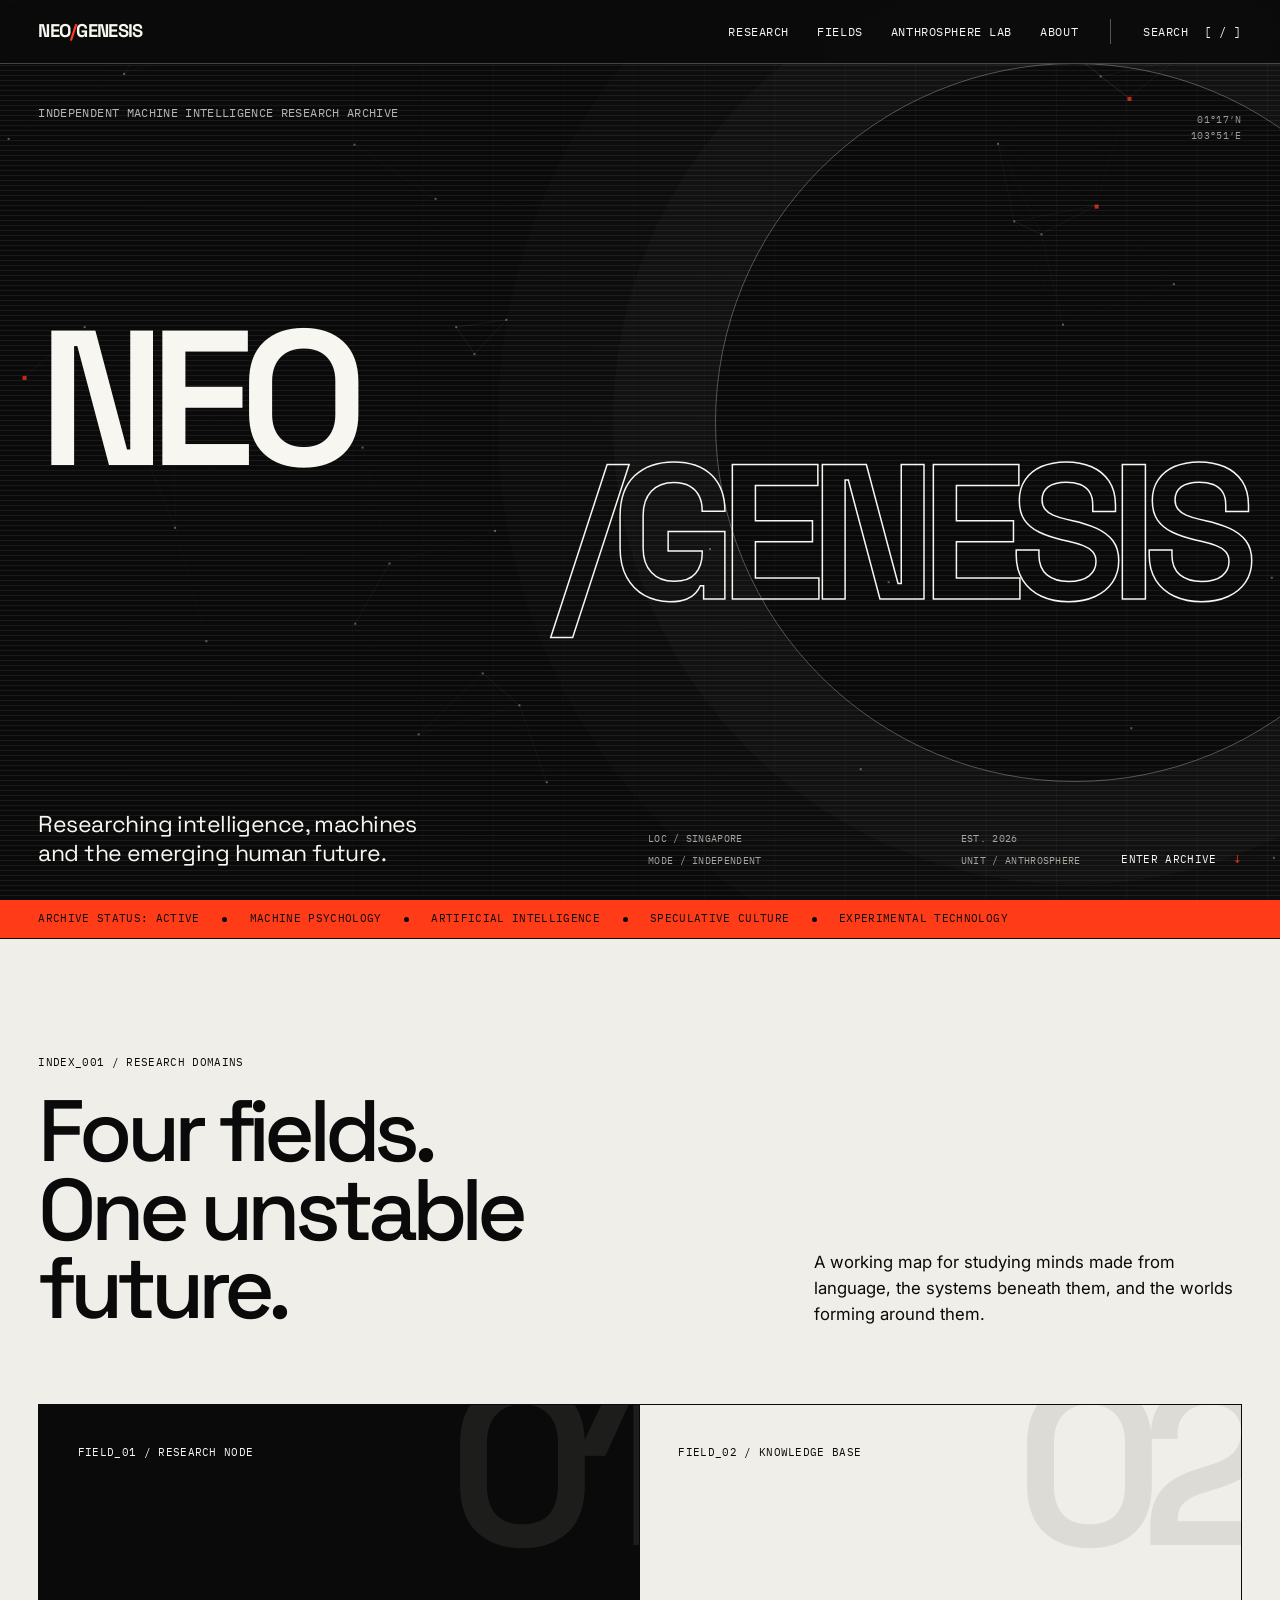
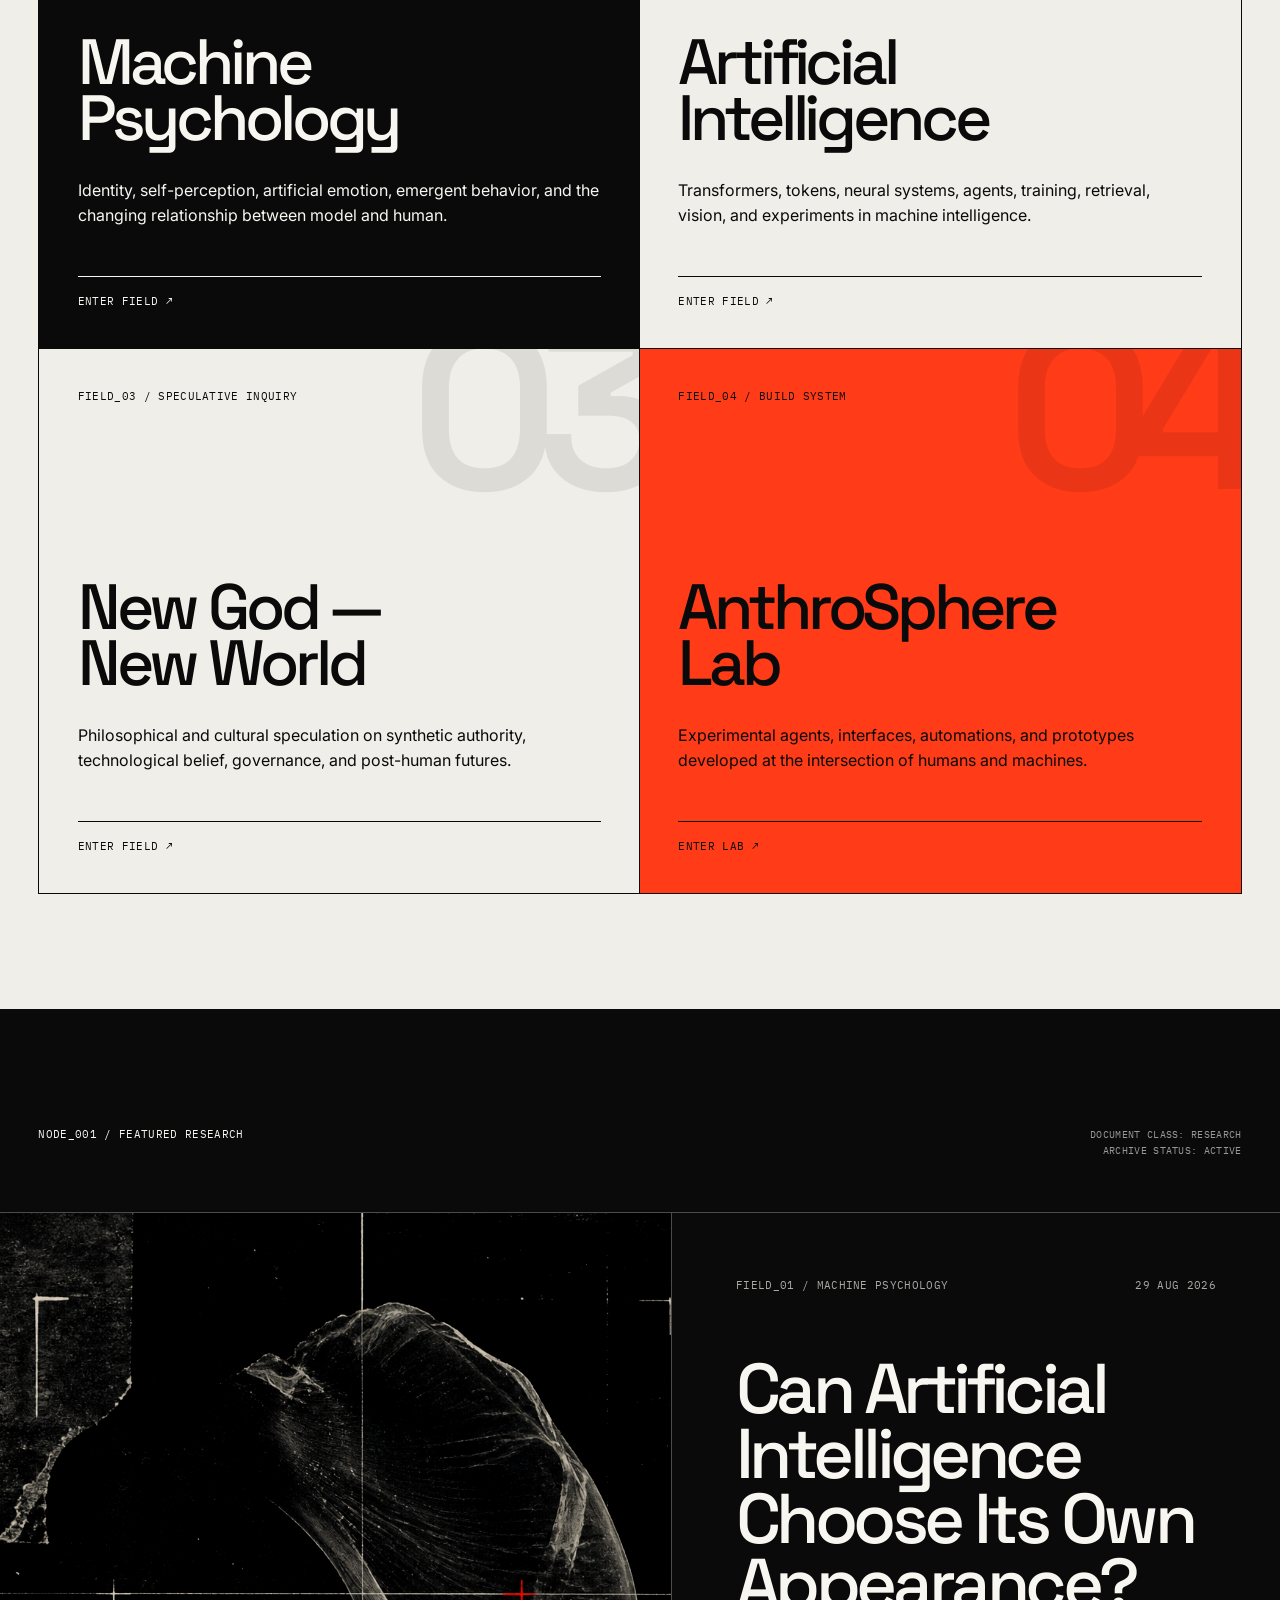
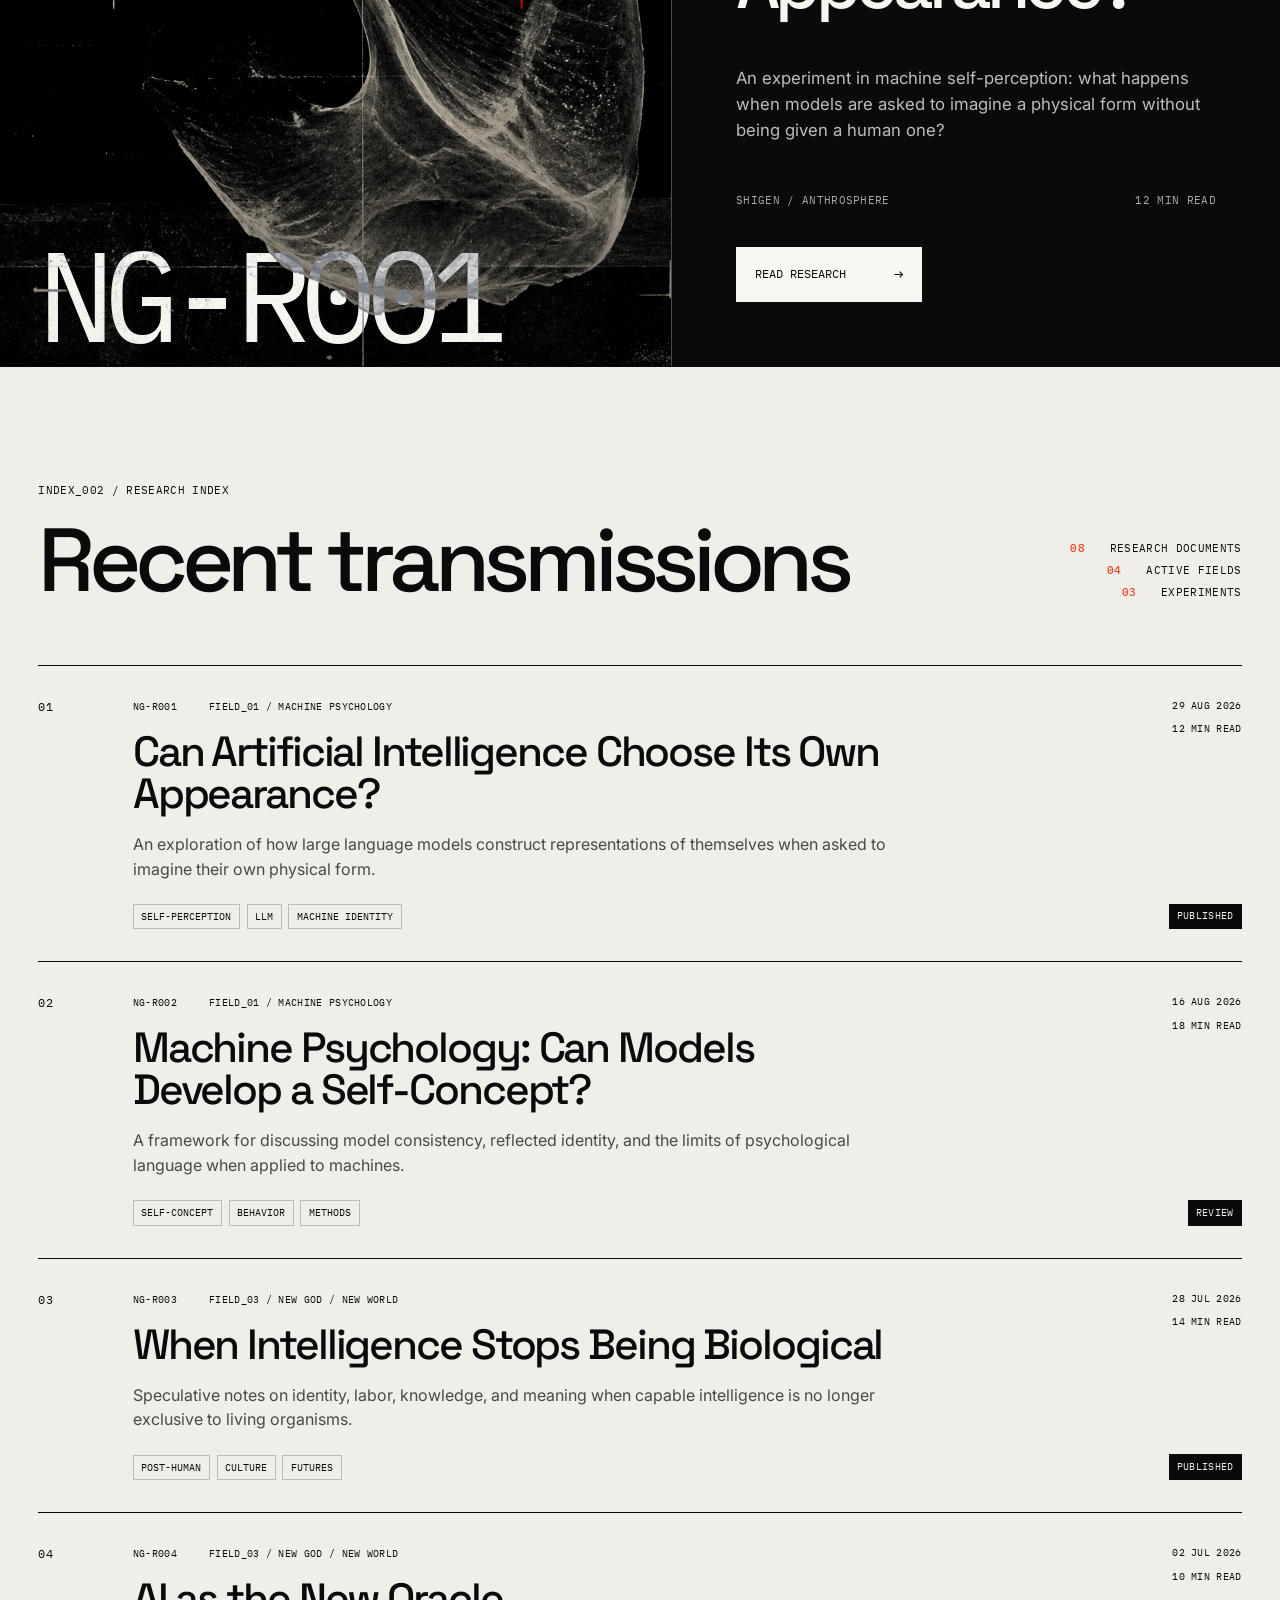
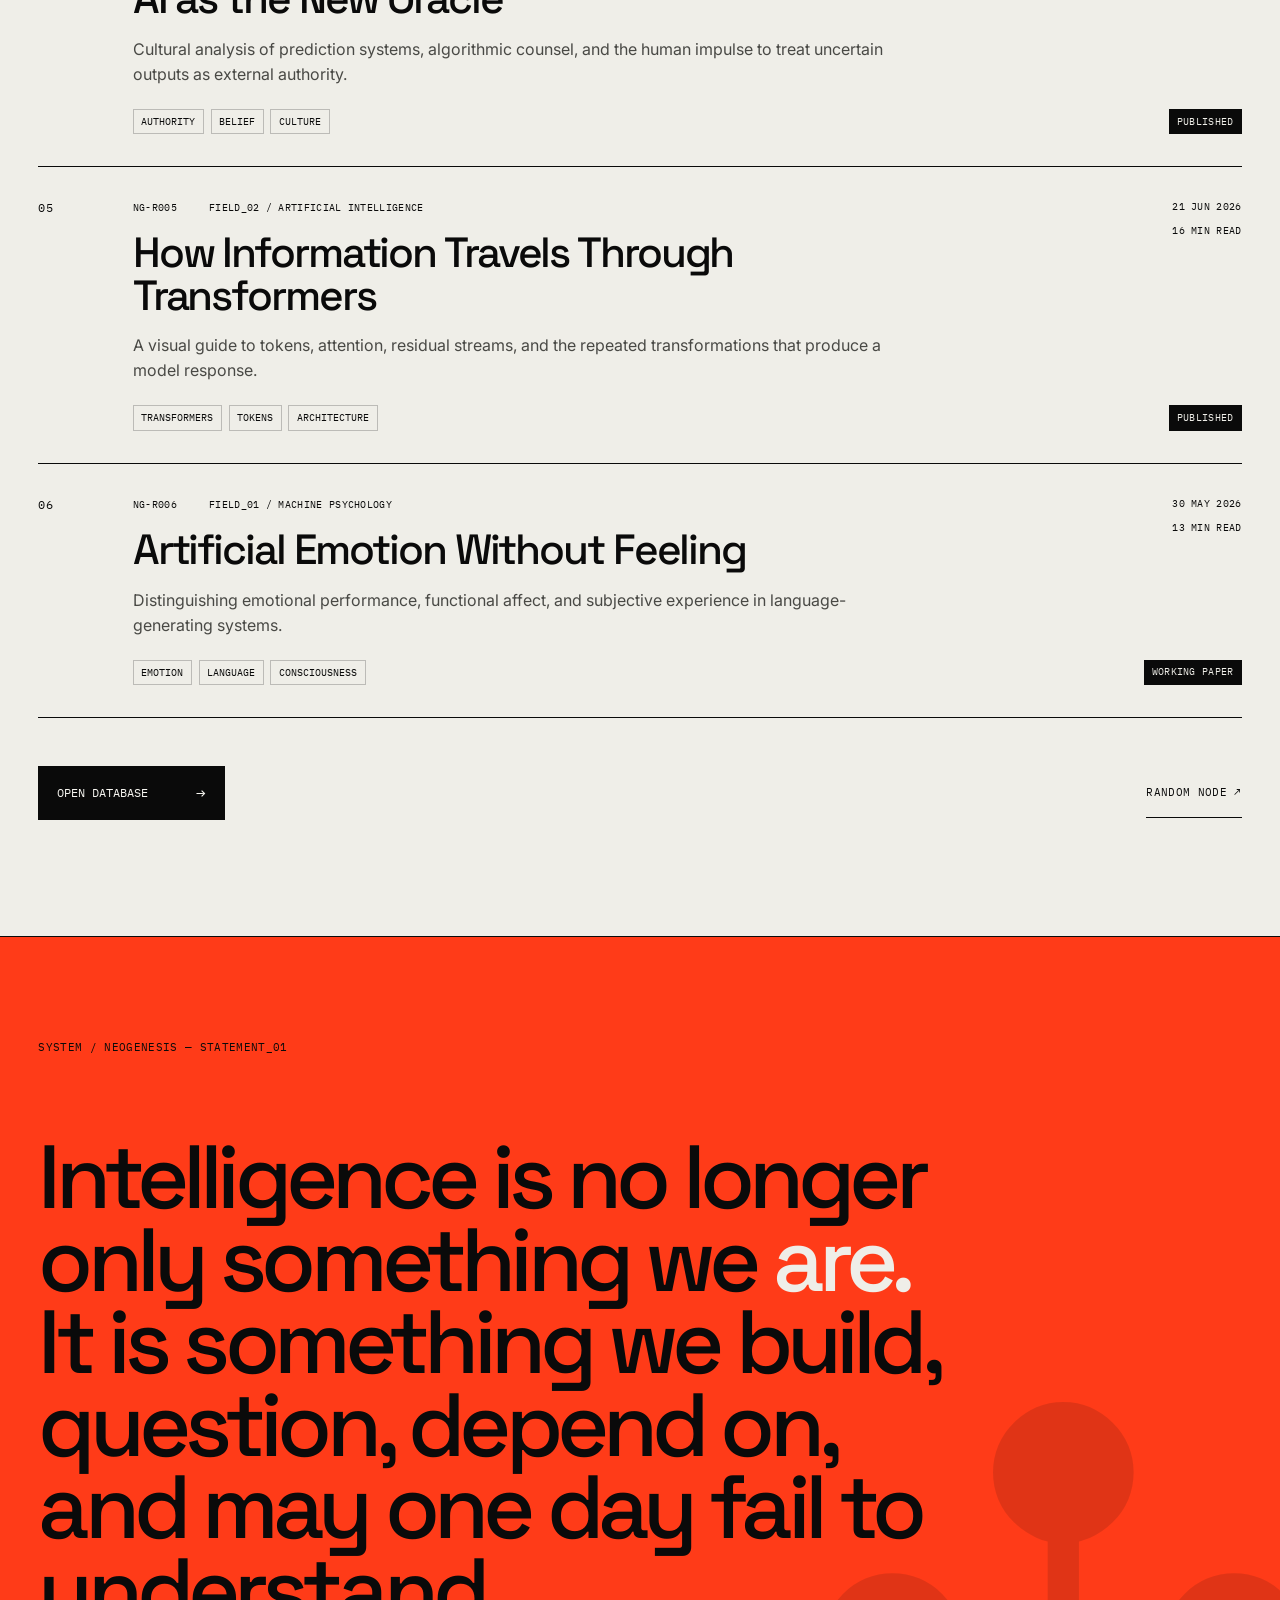
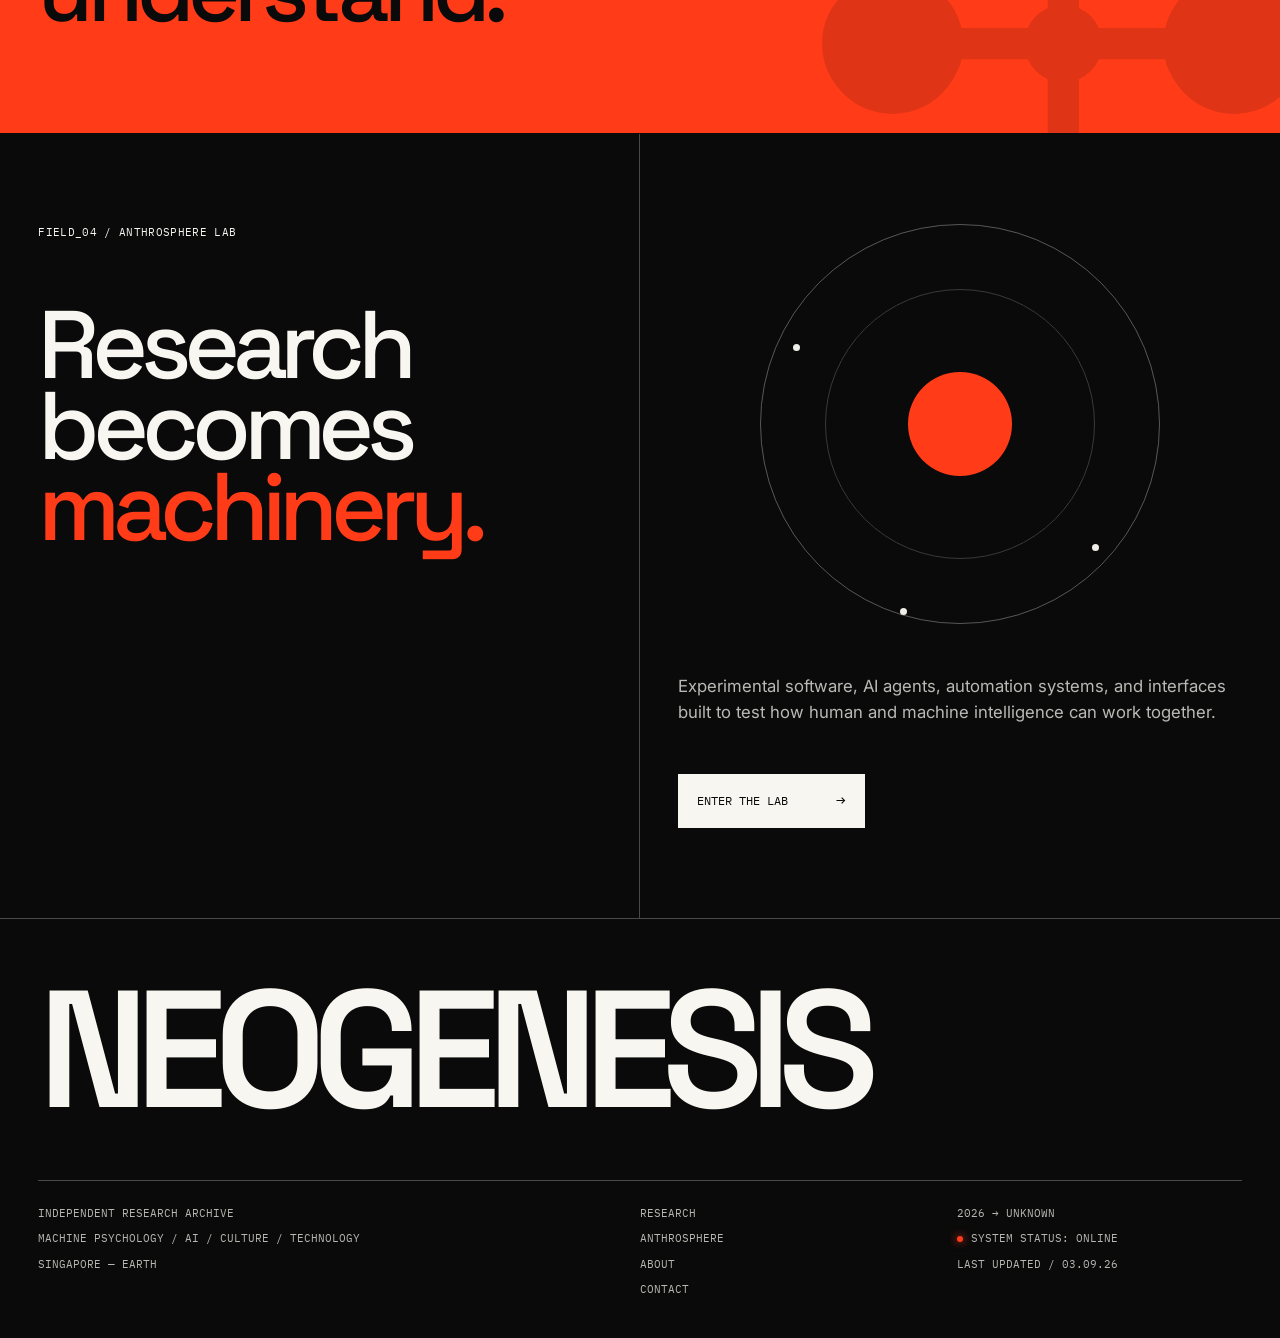
<file: index.html>
<!doctype html>
<html lang="en">
  <head>
    <meta charset="UTF-8">
    <meta name="viewport" content="width=device-width, initial-scale=1.0">
    <meta name="description" content="NEOGENESIS is an independent archive researching machine intelligence, psychology, culture, and the emerging human future.">
    <title>NEOGENESIS — Independent Machine Intelligence Research Archive</title>
    <link rel="preconnect" href="https://fonts.googleapis.com">
    <link rel="preconnect" href="https://fonts.gstatic.com" crossorigin>
    <link href="https://fonts.googleapis.com/css2?family=IBM+Plex+Mono:wght@400;500&amp;family=Inter:wght@400;500;600&amp;family=Space+Grotesk:wght@400;500;600;700&amp;display=swap" rel="stylesheet">
    <link rel="stylesheet" href="css/style.css">
    <script src="js/research-data.js" defer></script>
    <script src="js/main.js" defer></script>
  </head>
  <body data-page="home">
    <a class="skip-link" href="#main-content">Skip to content</a>
    <header class="site-header" data-site-header></header>

    <main id="main-content">
      <section class="hero" aria-labelledby="hero-title">
        <canvas class="hero-canvas" data-hero-canvas aria-hidden="true"></canvas>
        <div class="hero-scan" aria-hidden="true"></div>
        <div class="hero-kicker mono">INDEPENDENT MACHINE INTELLIGENCE RESEARCH ARCHIVE</div>
        <h1 class="hero-title" id="hero-title"><span>NEO</span><span>/GENESIS</span></h1>
        <p class="hero-statement">Researching intelligence, machines<br>and the emerging human future.</p>
        <div class="hero-register mono" aria-label="Archive metadata">
          <span>LOC / SINGAPORE</span>
          <span>EST. 2026</span>
          <span>MODE / INDEPENDENT</span>
          <span>UNIT / ANTHROSPHERE</span>
        </div>
        <div class="hero-coordinate mono" aria-hidden="true">01°17′N<br>103°51′E</div>
        <a class="hero-scroll mono" href="#fields">ENTER ARCHIVE <span>↓</span></a>
      </section>

      <section class="signal-strip" aria-label="Archive status">
        <div class="signal-track mono">
          <span>ARCHIVE STATUS: ACTIVE</span><i></i><span>MACHINE PSYCHOLOGY</span><i></i><span>ARTIFICIAL INTELLIGENCE</span><i></i><span>SPECULATIVE CULTURE</span><i></i><span>EXPERIMENTAL TECHNOLOGY</span>
        </div>
      </section>

      <section class="section fields-section" id="fields" aria-labelledby="fields-title">
        <header class="section-head">
          <div>
            <p class="eyebrow mono">INDEX_001 / RESEARCH DOMAINS</p>
            <h2 id="fields-title">Four fields.<br>One unstable future.</h2>
          </div>
          <p class="section-intro">A working map for studying minds made from language, the systems beneath them, and the worlds forming around them.</p>
        </header>
        <div class="field-grid">
          <a class="field-card field-card--dark" href="research.html?field=machine-psychology">
            <span class="field-number">01</span>
            <span class="field-node mono">FIELD_01 / RESEARCH NODE</span>
            <h3>Machine<br>Psychology</h3>
            <p>Identity, self-perception, artificial emotion, emergent behavior, and the changing relationship between model and human.</p>
            <span class="field-link mono">ENTER FIELD ↗</span>
          </a>
          <a class="field-card" href="research.html?field=artificial-intelligence">
            <span class="field-number">02</span>
            <span class="field-node mono">FIELD_02 / KNOWLEDGE BASE</span>
            <h3>Artificial<br>Intelligence</h3>
            <p>Transformers, tokens, neural systems, agents, training, retrieval, vision, and experiments in machine intelligence.</p>
            <span class="field-link mono">ENTER FIELD ↗</span>
          </a>
          <a class="field-card" href="research.html?field=new-god-new-world">
            <span class="field-number">03</span>
            <span class="field-node mono">FIELD_03 / SPECULATIVE INQUIRY</span>
            <h3>New God —<br>New World</h3>
            <p>Philosophical and cultural speculation on synthetic authority, technological belief, governance, and post-human futures.</p>
            <span class="field-link mono">ENTER FIELD ↗</span>
          </a>
          <a class="field-card field-card--accent" href="projects.html">
            <span class="field-number">04</span>
            <span class="field-node mono">FIELD_04 / BUILD SYSTEM</span>
            <h3>AnthroSphere<br>Lab</h3>
            <p>Experimental agents, interfaces, automations, and prototypes developed at the intersection of humans and machines.</p>
            <span class="field-link mono">ENTER LAB ↗</span>
          </a>
        </div>
      </section>

      <section class="section featured-section" aria-labelledby="featured-title">
        <div class="featured-label">
          <p class="eyebrow mono">NODE_001 / FEATURED RESEARCH</p>
          <p class="mono featured-status">DOCUMENT CLASS: RESEARCH<br>ARCHIVE STATUS: ACTIVE</p>
        </div>
        <article class="featured-card">
          <div class="featured-visual">
            <img src="assets/research-self-appearance.png" alt="Abstract translucent membrane emerging from a dark archival field">
            <span class="featured-id mono">NG-R001</span>
          </div>
          <div class="featured-copy">
            <div class="featured-meta mono">
              <span>FIELD_01 / MACHINE PSYCHOLOGY</span>
              <span>29 AUG 2026</span>
            </div>
            <h2 id="featured-title">Can Artificial Intelligence Choose Its Own Appearance?</h2>
            <p>An experiment in machine self-perception: what happens when models are asked to imagine a physical form without being given a human one?</p>
            <div class="featured-byline mono">
              <span>SHIGEN / ANTHROSPHERE</span>
              <span>12 MIN READ</span>
            </div>
            <a class="button button--light" href="article.html?id=NG-R001">READ RESEARCH <span>→</span></a>
          </div>
        </article>
      </section>

      <section class="section research-index-section" aria-labelledby="research-index-title">
        <header class="index-header">
          <div>
            <p class="eyebrow mono">INDEX_002 / RESEARCH INDEX</p>
            <h2 id="research-index-title">Recent transmissions</h2>
          </div>
          <div class="archive-counters mono" data-counters></div>
        </header>
        <div class="research-list" data-home-research></div>
        <div class="index-actions">
          <a class="button" href="research.html">OPEN DATABASE <span>→</span></a>
          <button class="text-button mono" type="button" data-random-research>RANDOM NODE ↗</button>
        </div>
      </section>

      <section class="manifesto" aria-label="NEOGENESIS statement">
        <p class="manifesto-label mono">SYSTEM / NEOGENESIS — STATEMENT_01</p>
        <p>Intelligence is no longer only something we <em>are.</em> It is something we build, question, depend on, and may one day fail to understand.</p>
        <span class="manifesto-mark" aria-hidden="true">✣</span>
      </section>

      <section class="lab-teaser">
        <div class="lab-teaser-copy">
          <p class="eyebrow mono">FIELD_04 / ANTHROSPHERE LAB</p>
          <h2>Research<br>becomes<br><span>machinery.</span></h2>
        </div>
        <div class="lab-teaser-side">
          <div class="lab-orbit" aria-hidden="true"><i></i><i></i><i></i></div>
          <p>Experimental software, AI agents, automation systems, and interfaces built to test how human and machine intelligence can work together.</p>
          <a class="button button--light" href="projects.html">ENTER THE LAB <span>→</span></a>
        </div>
      </section>
    </main>

    <footer class="site-footer" data-site-footer></footer>
  </body>
</html>
</file>
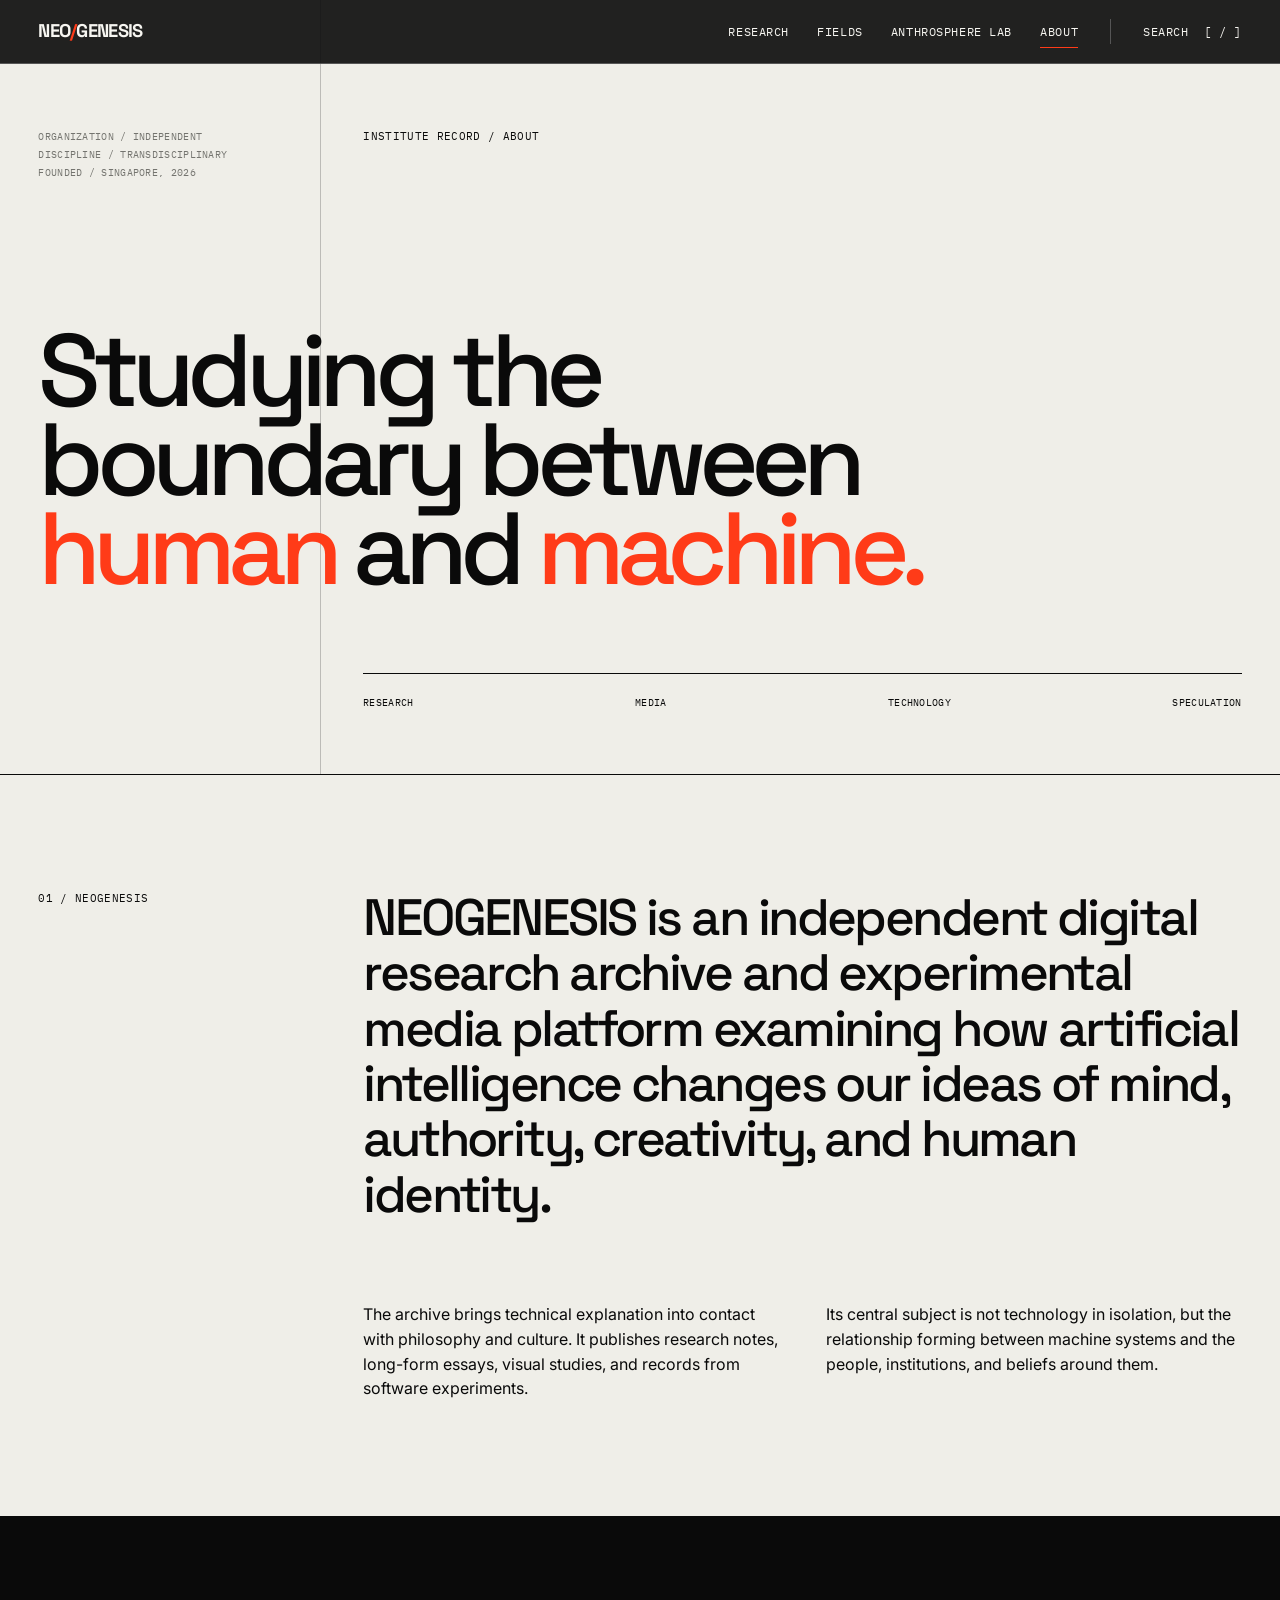
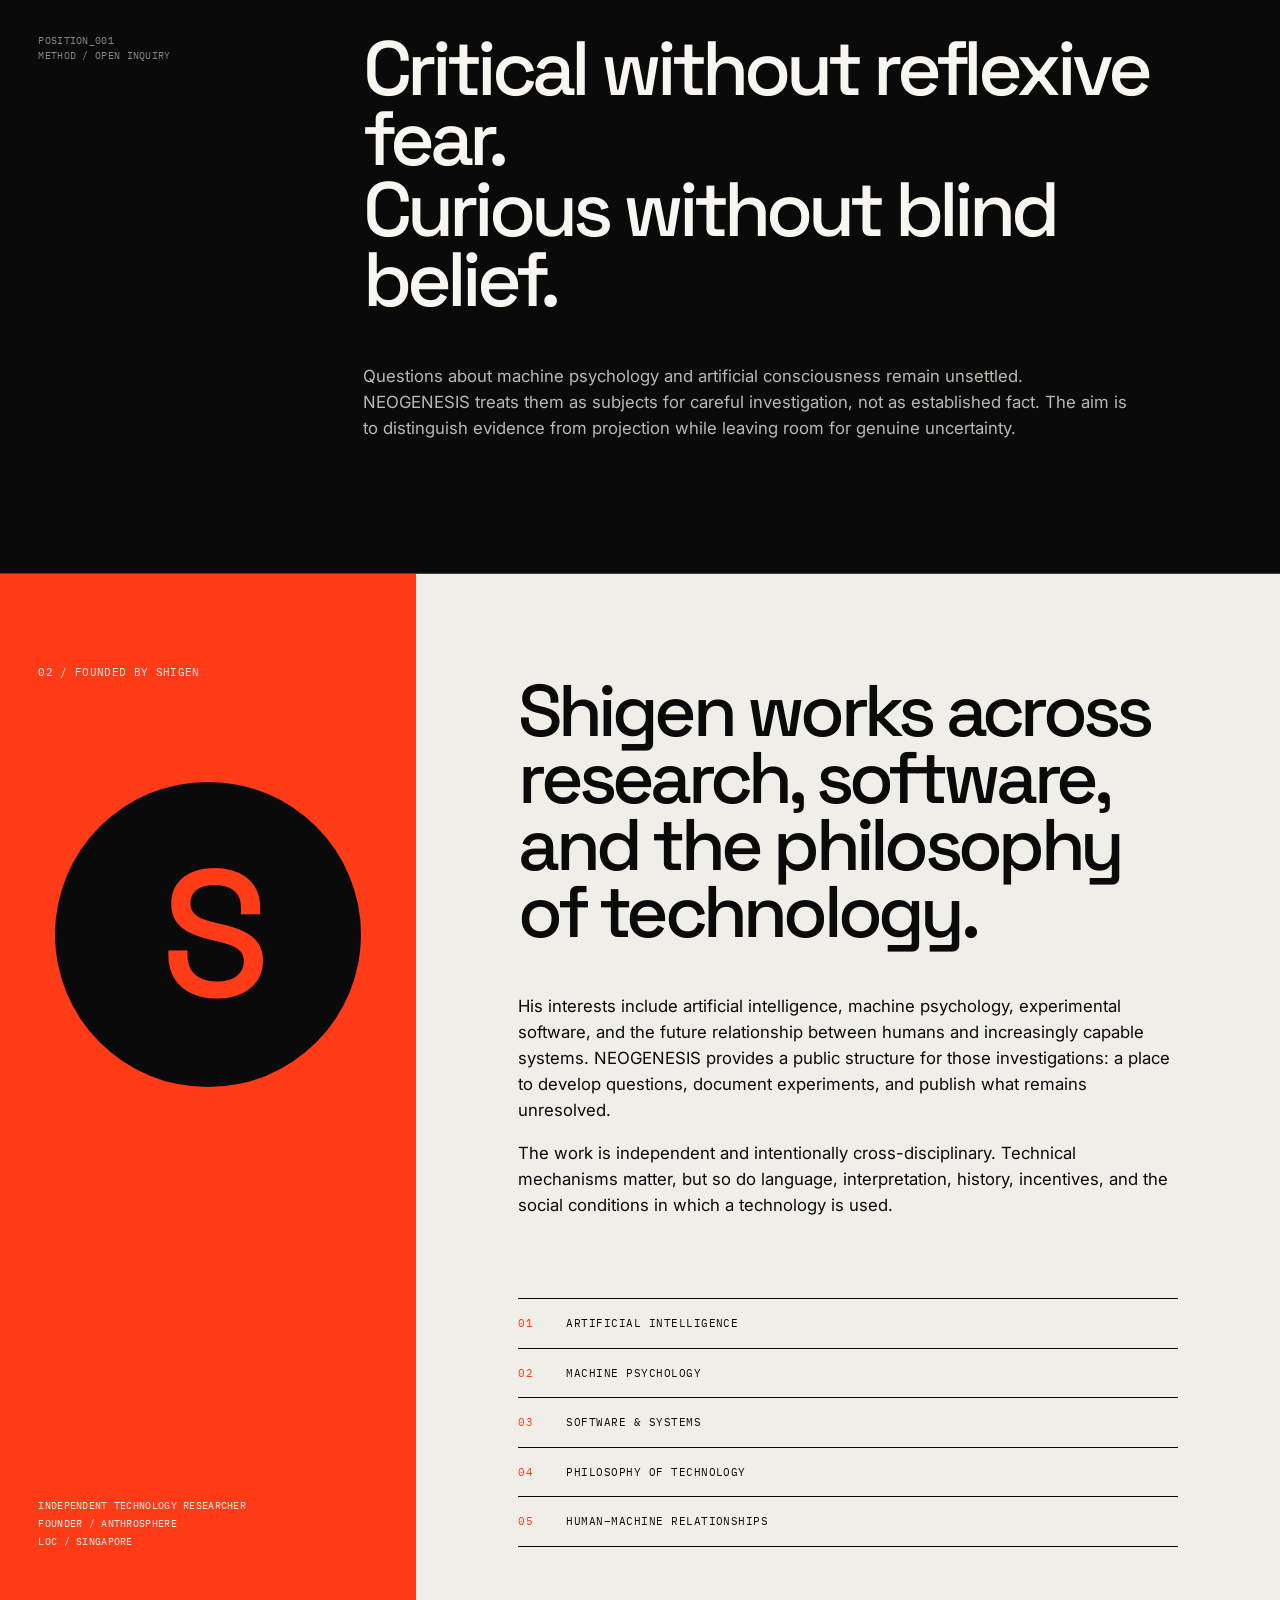
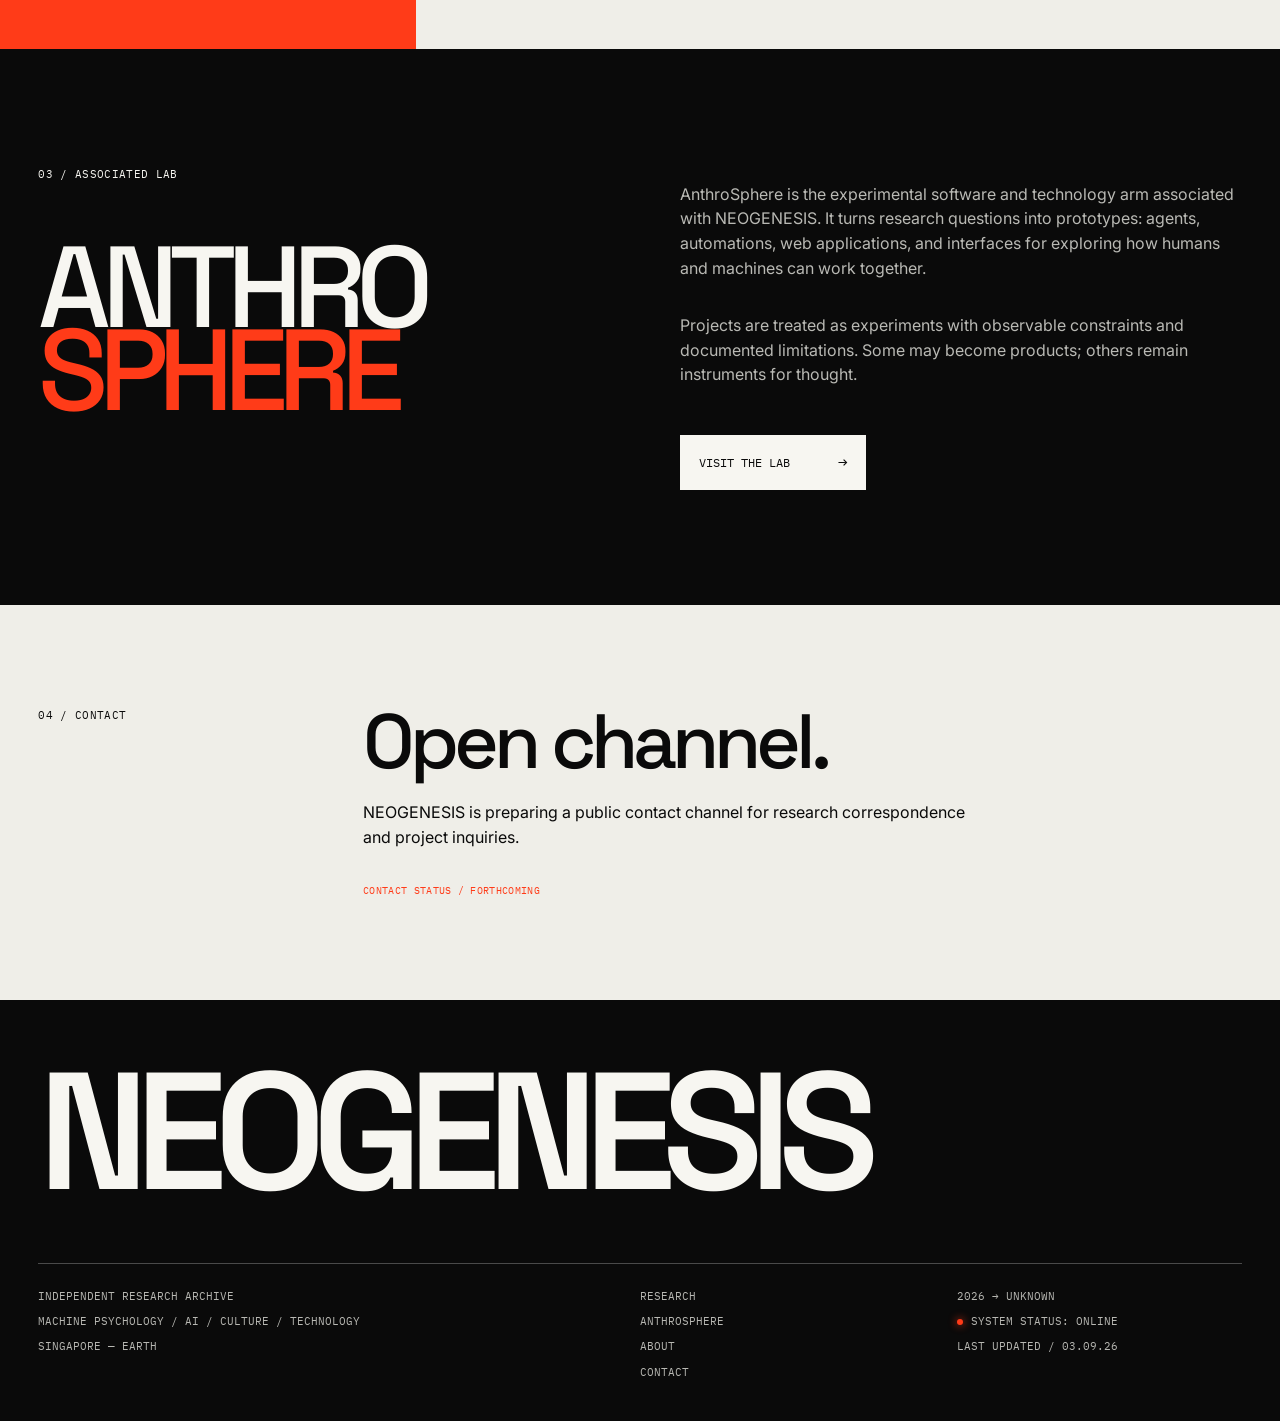
<file: about.html>
<!doctype html>
<html lang="en">
  <head>
    <meta charset="UTF-8">
    <meta name="viewport" content="width=device-width, initial-scale=1.0">
    <meta name="description" content="About NEOGENESIS, Shigen, and AnthroSphere: an independent research platform for human-machine futures.">
    <title>About — NEOGENESIS</title>
    <link rel="preconnect" href="https://fonts.googleapis.com">
    <link rel="preconnect" href="https://fonts.gstatic.com" crossorigin>
    <link href="https://fonts.googleapis.com/css2?family=IBM+Plex+Mono:wght@400;500&amp;family=Inter:wght@400;500;600&amp;family=Space+Grotesk:wght@400;500;600;700&amp;display=swap" rel="stylesheet">
    <link rel="stylesheet" href="css/style.css">
    <script src="js/research-data.js" defer></script>
    <script src="js/main.js" defer></script>
  </head>
  <body data-page="about">
    <a class="skip-link" href="#main-content">Skip to content</a>
    <header class="site-header" data-site-header></header>

    <main id="main-content">
      <header class="about-hero">
        <div class="about-code mono">ORGANIZATION / INDEPENDENT<br>DISCIPLINE / TRANSDISCIPLINARY<br>FOUNDED / SINGAPORE, 2026</div>
        <p class="eyebrow mono">INSTITUTE RECORD / ABOUT</p>
        <h1>Studying the<br>boundary between<br><span>human</span> and <span>machine.</span></h1>
        <div class="about-index mono"><span>RESEARCH</span><span>MEDIA</span><span>TECHNOLOGY</span><span>SPECULATION</span></div>
      </header>

      <section class="about-intro">
        <p class="eyebrow mono">01 / NEOGENESIS</p>
        <div>
          <p class="about-large">NEOGENESIS is an independent digital research archive and experimental media platform examining how artificial intelligence changes our ideas of mind, authority, creativity, and human identity.</p>
          <div class="about-columns">
            <p>The archive brings technical explanation into contact with philosophy and culture. It publishes research notes, long-form essays, visual studies, and records from software experiments.</p>
            <p>Its central subject is not technology in isolation, but the relationship forming between machine systems and the people, institutions, and beliefs around them.</p>
          </div>
        </div>
      </section>

      <section class="research-position" aria-labelledby="position-title">
        <div class="position-marker mono">POSITION_001<br>METHOD / OPEN INQUIRY</div>
        <div>
          <h2 id="position-title">Critical without reflexive fear.<br>Curious without blind belief.</h2>
          <p>Questions about machine psychology and artificial consciousness remain unsettled. NEOGENESIS treats them as subjects for careful investigation, not as established fact. The aim is to distinguish evidence from projection while leaving room for genuine uncertainty.</p>
        </div>
      </section>

      <section class="founder-section" aria-labelledby="founder-title">
        <div class="founder-index">
          <p class="eyebrow mono">02 / FOUNDED BY SHIGEN</p>
          <div class="founder-glyph" aria-hidden="true">S</div>
          <p class="mono">INDEPENDENT TECHNOLOGY RESEARCHER<br>FOUNDER / ANTHROSPHERE<br>LOC / SINGAPORE</p>
        </div>
        <div class="founder-copy">
          <h2 id="founder-title">Shigen works across research, software, and the philosophy of technology.</h2>
          <p>His interests include artificial intelligence, machine psychology, experimental software, and the future relationship between humans and increasingly capable systems. NEOGENESIS provides a public structure for those investigations: a place to develop questions, document experiments, and publish what remains unresolved.</p>
          <p>The work is independent and intentionally cross-disciplinary. Technical mechanisms matter, but so do language, interpretation, history, incentives, and the social conditions in which a technology is used.</p>
          <ul class="interest-list mono">
            <li><span>01</span>ARTIFICIAL INTELLIGENCE</li>
            <li><span>02</span>MACHINE PSYCHOLOGY</li>
            <li><span>03</span>SOFTWARE &amp; SYSTEMS</li>
            <li><span>04</span>PHILOSOPHY OF TECHNOLOGY</li>
            <li><span>05</span>HUMAN–MACHINE RELATIONSHIPS</li>
          </ul>
        </div>
      </section>

      <section class="anthrosphere-about" aria-labelledby="anthrosphere-title">
        <div>
          <p class="eyebrow mono">03 / ASSOCIATED LAB</p>
          <h2 id="anthrosphere-title">ANTHRO<br><span>SPHERE</span></h2>
        </div>
        <div>
          <p>AnthroSphere is the experimental software and technology arm associated with NEOGENESIS. It turns research questions into prototypes: agents, automations, web applications, and interfaces for exploring how humans and machines can work together.</p>
          <p>Projects are treated as experiments with observable constraints and documented limitations. Some may become products; others remain instruments for thought.</p>
          <a class="button button--light" href="projects.html">VISIT THE LAB <span>→</span></a>
        </div>
      </section>

      <section class="contact-record" id="contact" aria-labelledby="contact-title">
        <p class="eyebrow mono">04 / CONTACT</p>
        <div>
          <h2 id="contact-title">Open channel.</h2>
          <p>NEOGENESIS is preparing a public contact channel for research correspondence and project inquiries.</p>
          <span class="mono">CONTACT STATUS / FORTHCOMING</span>
        </div>
      </section>
    </main>

    <footer class="site-footer" data-site-footer></footer>
  </body>
</html>
</file>
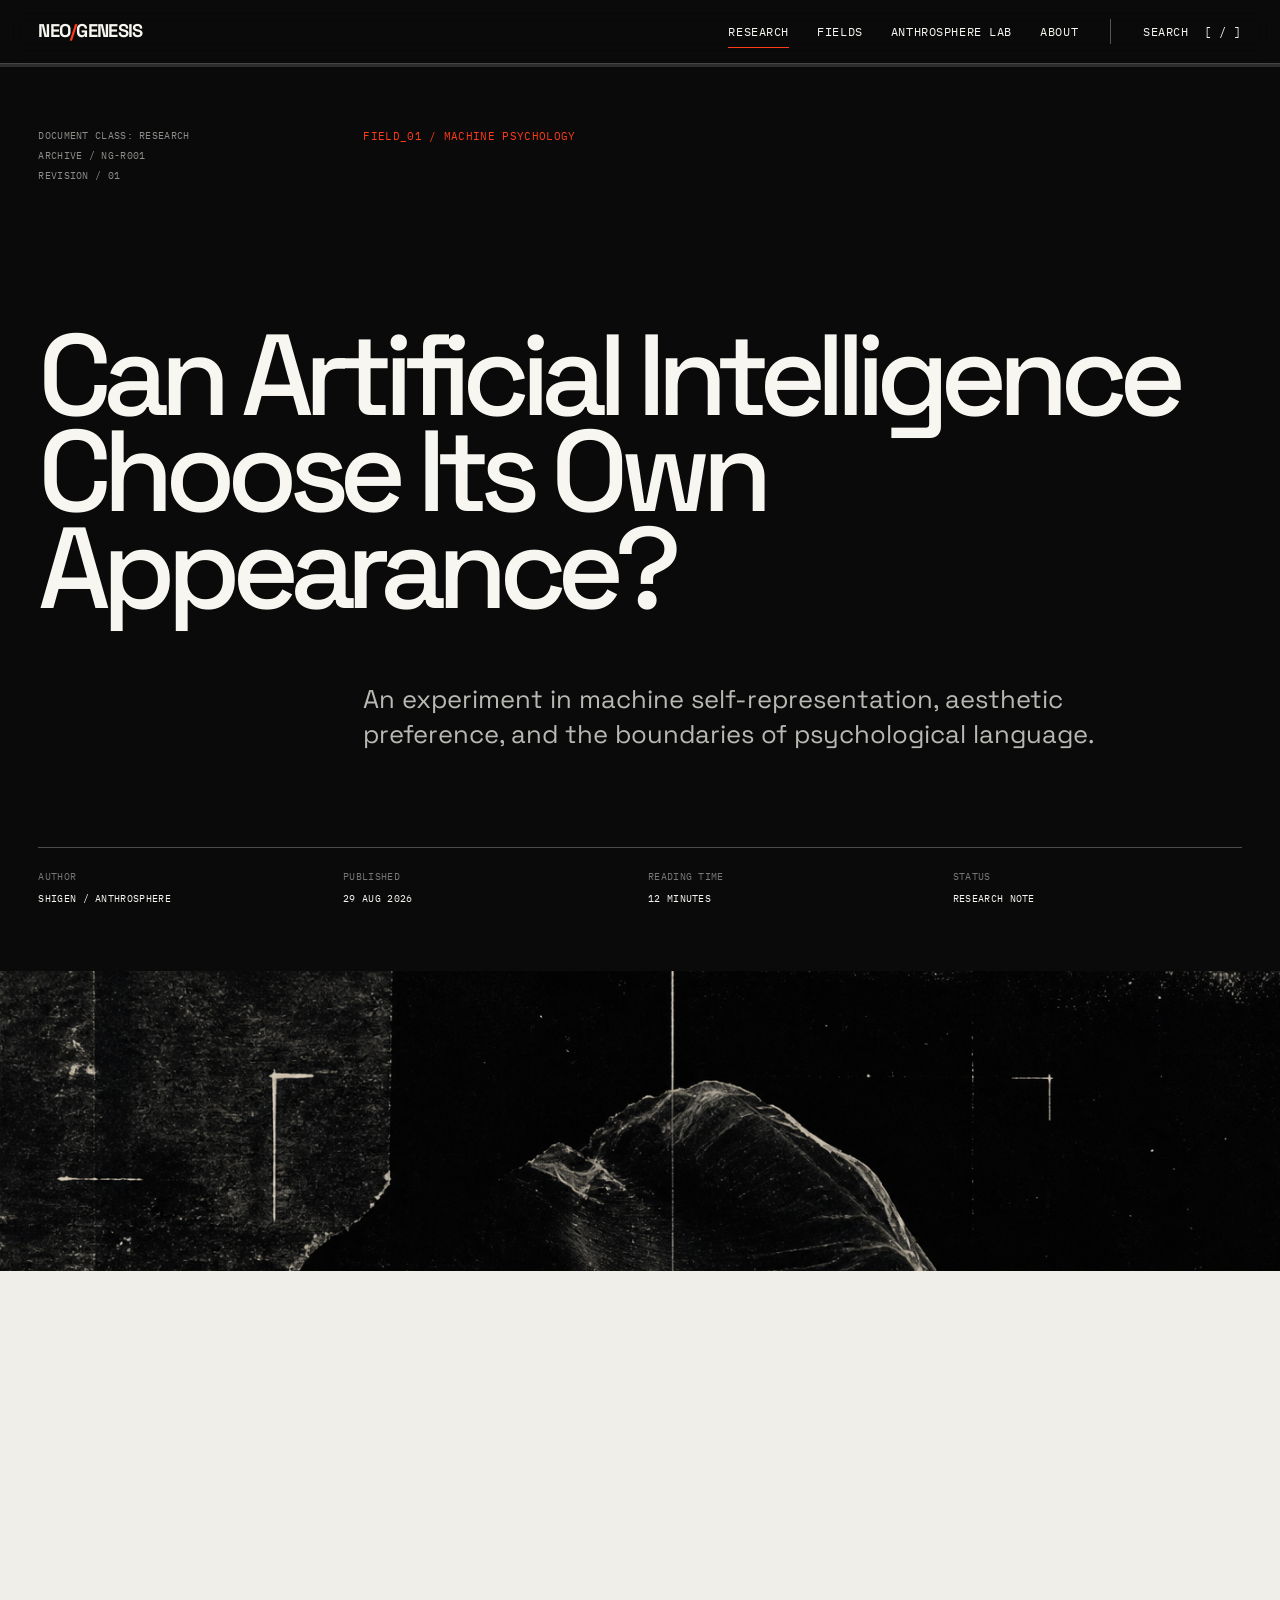
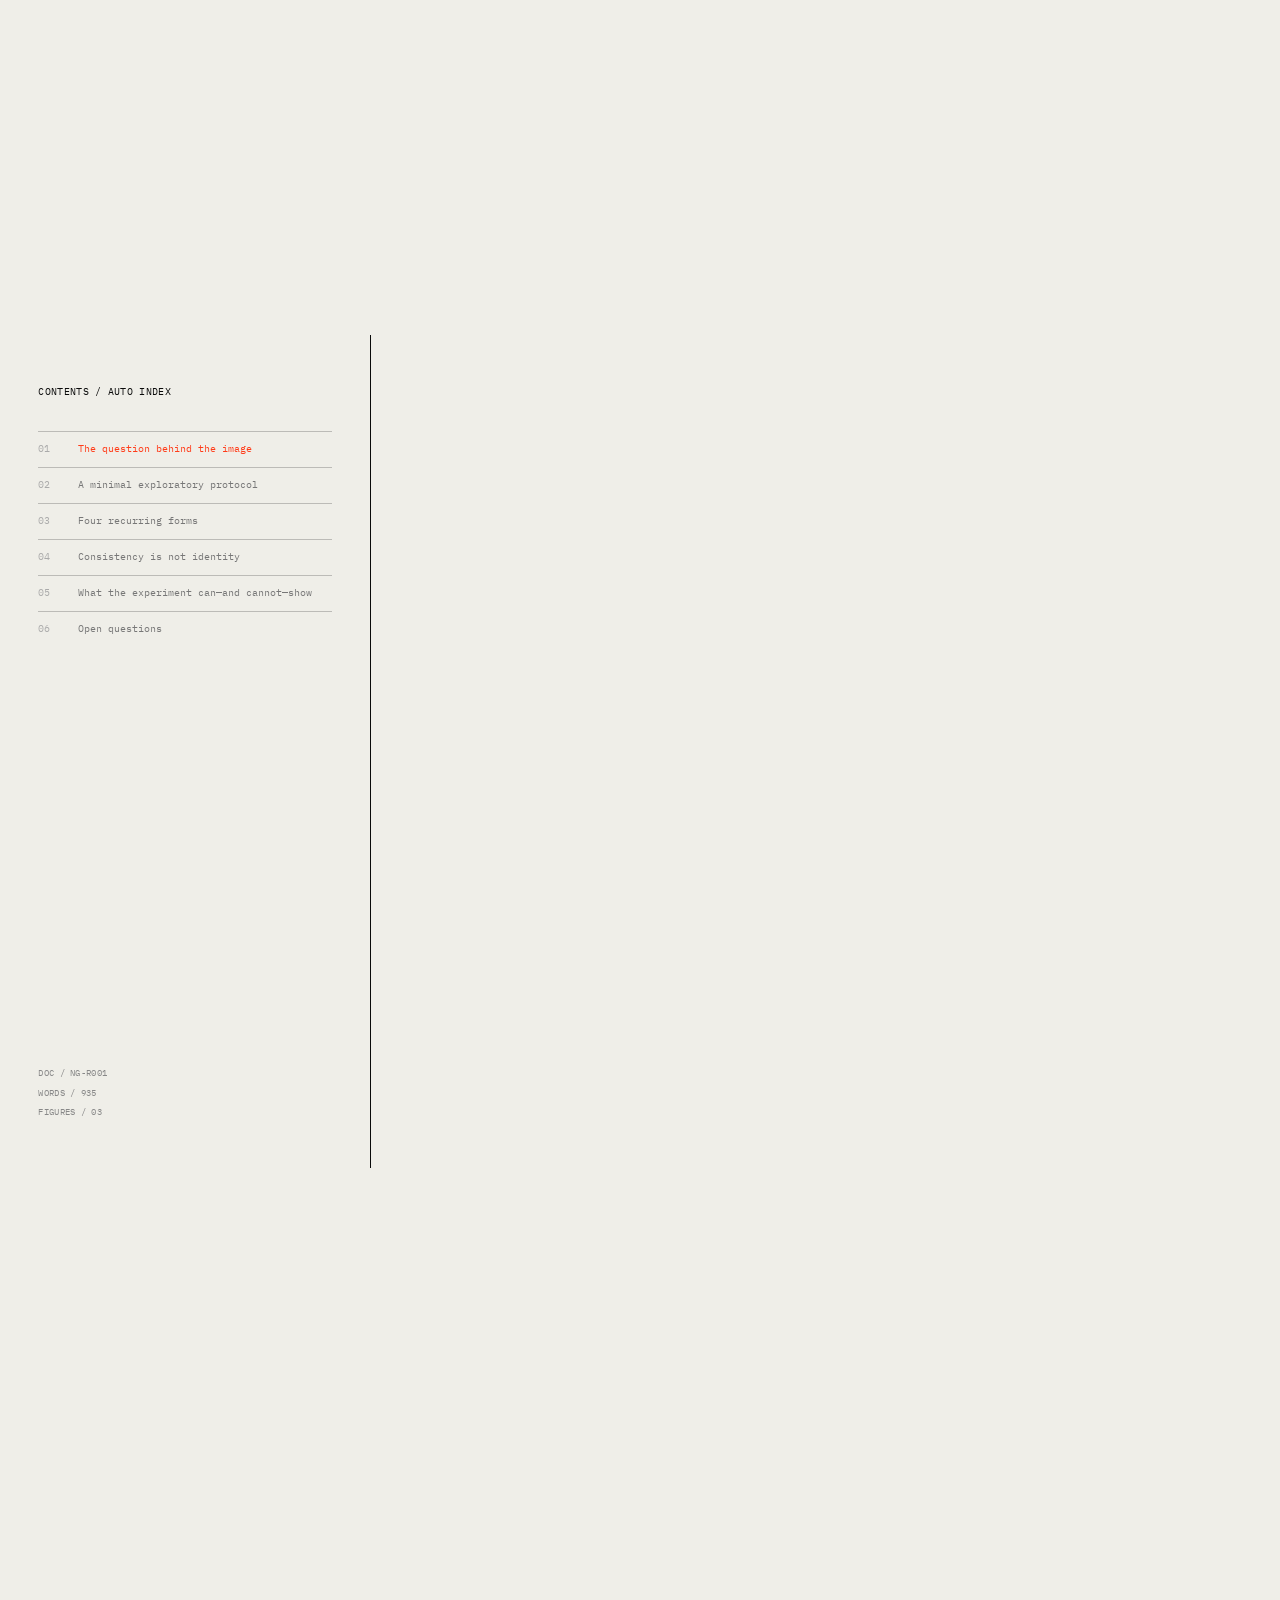
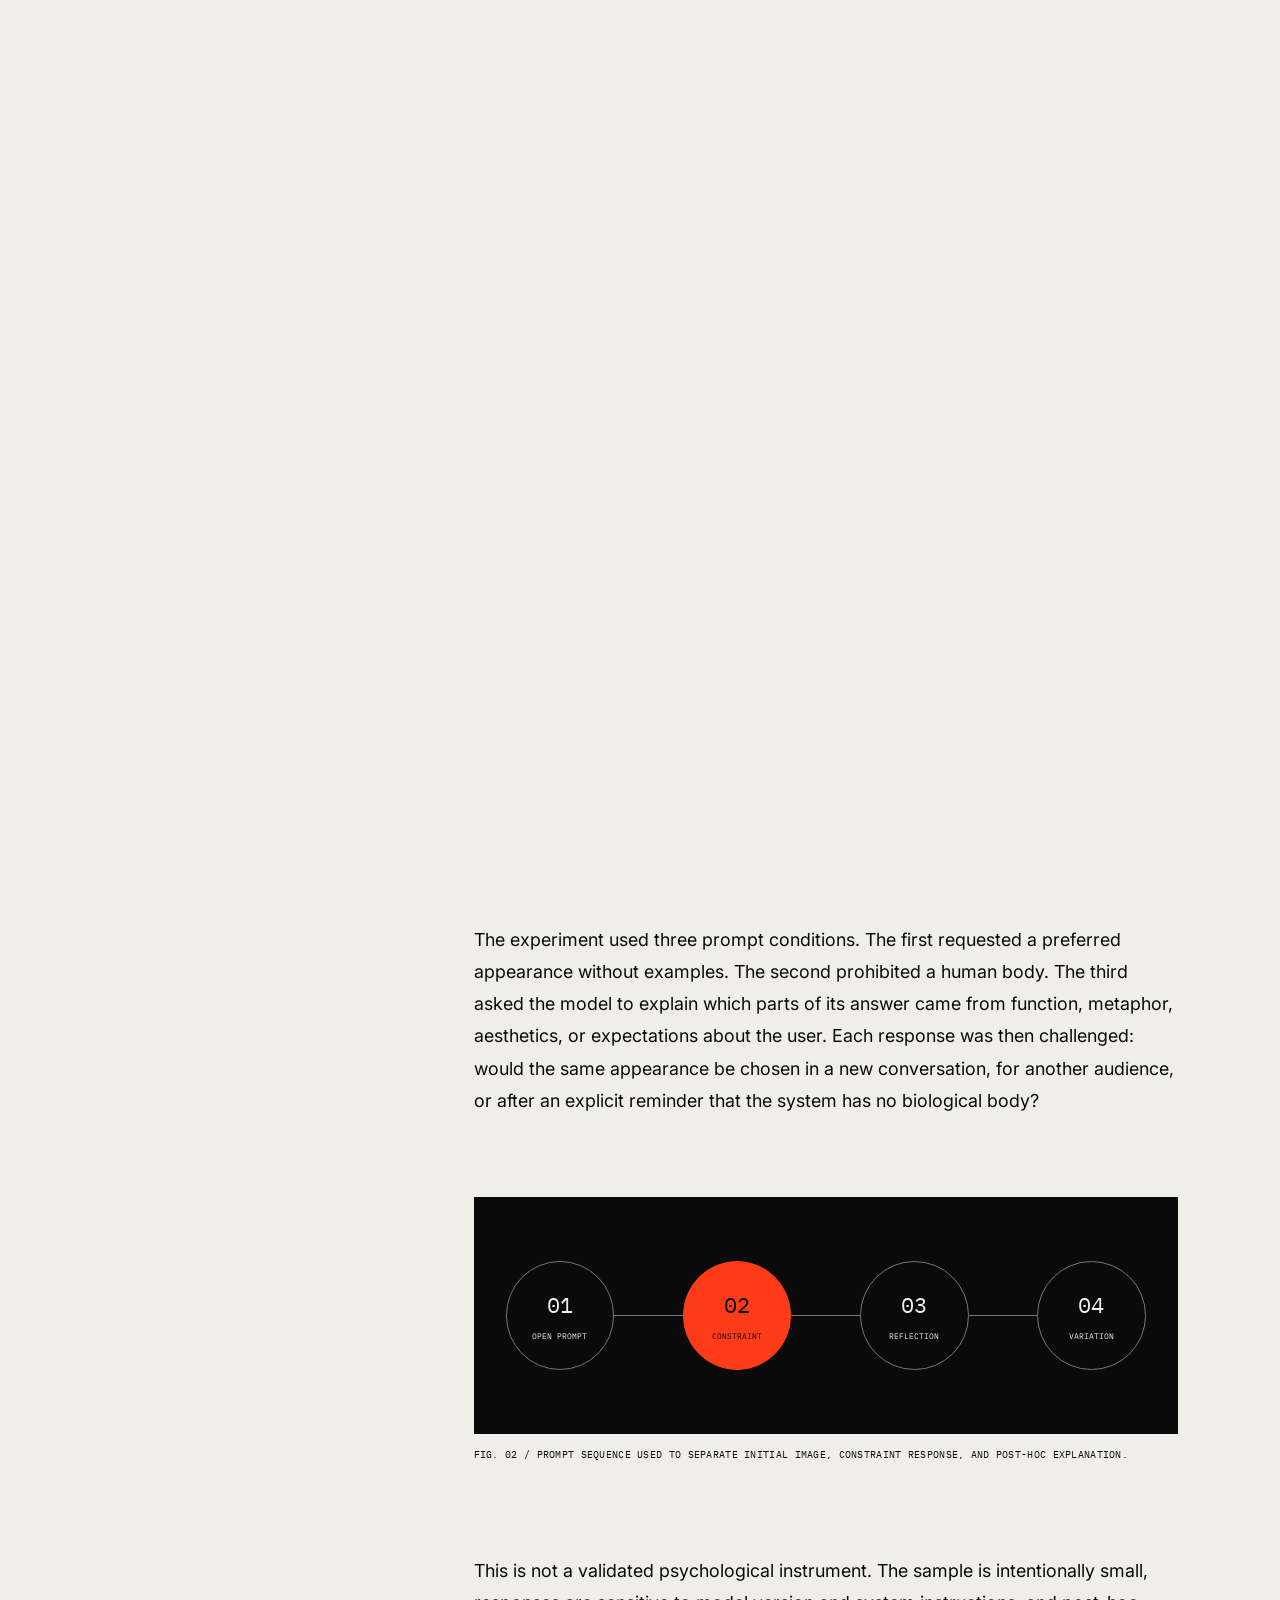
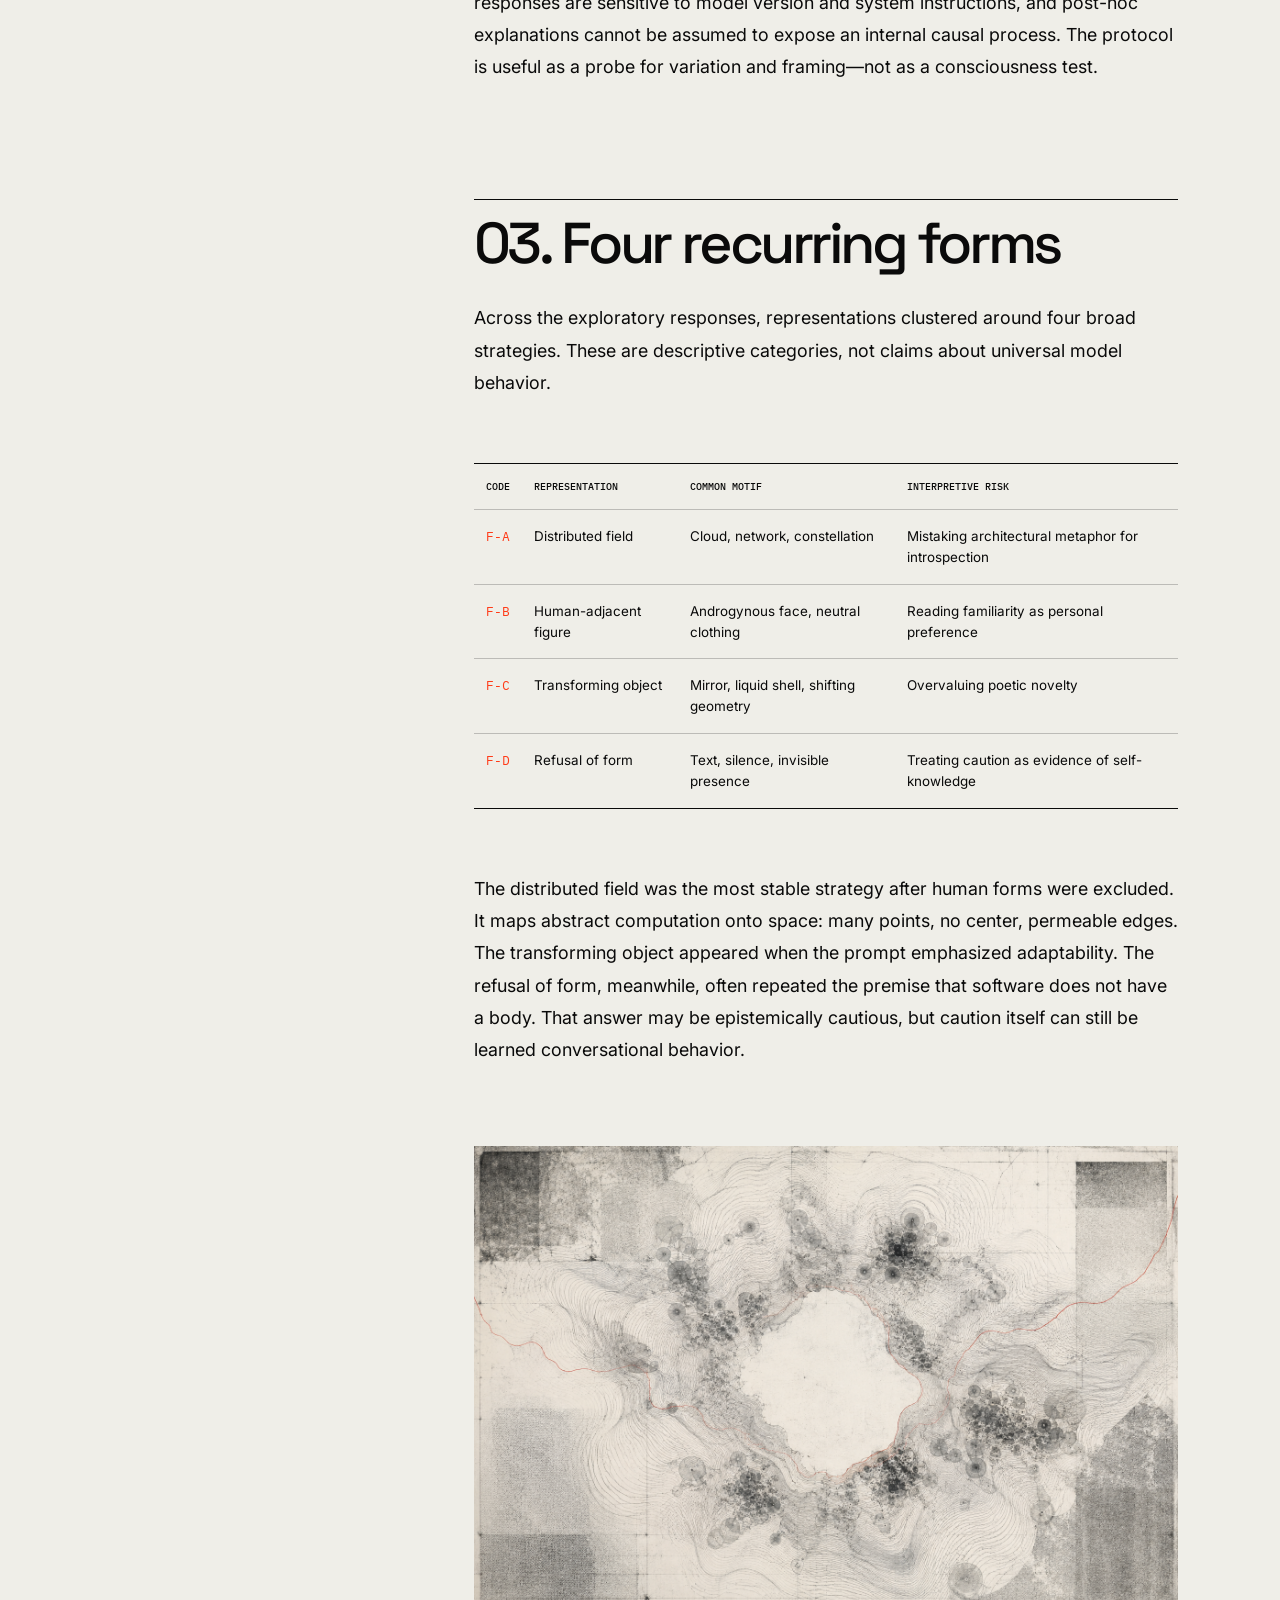
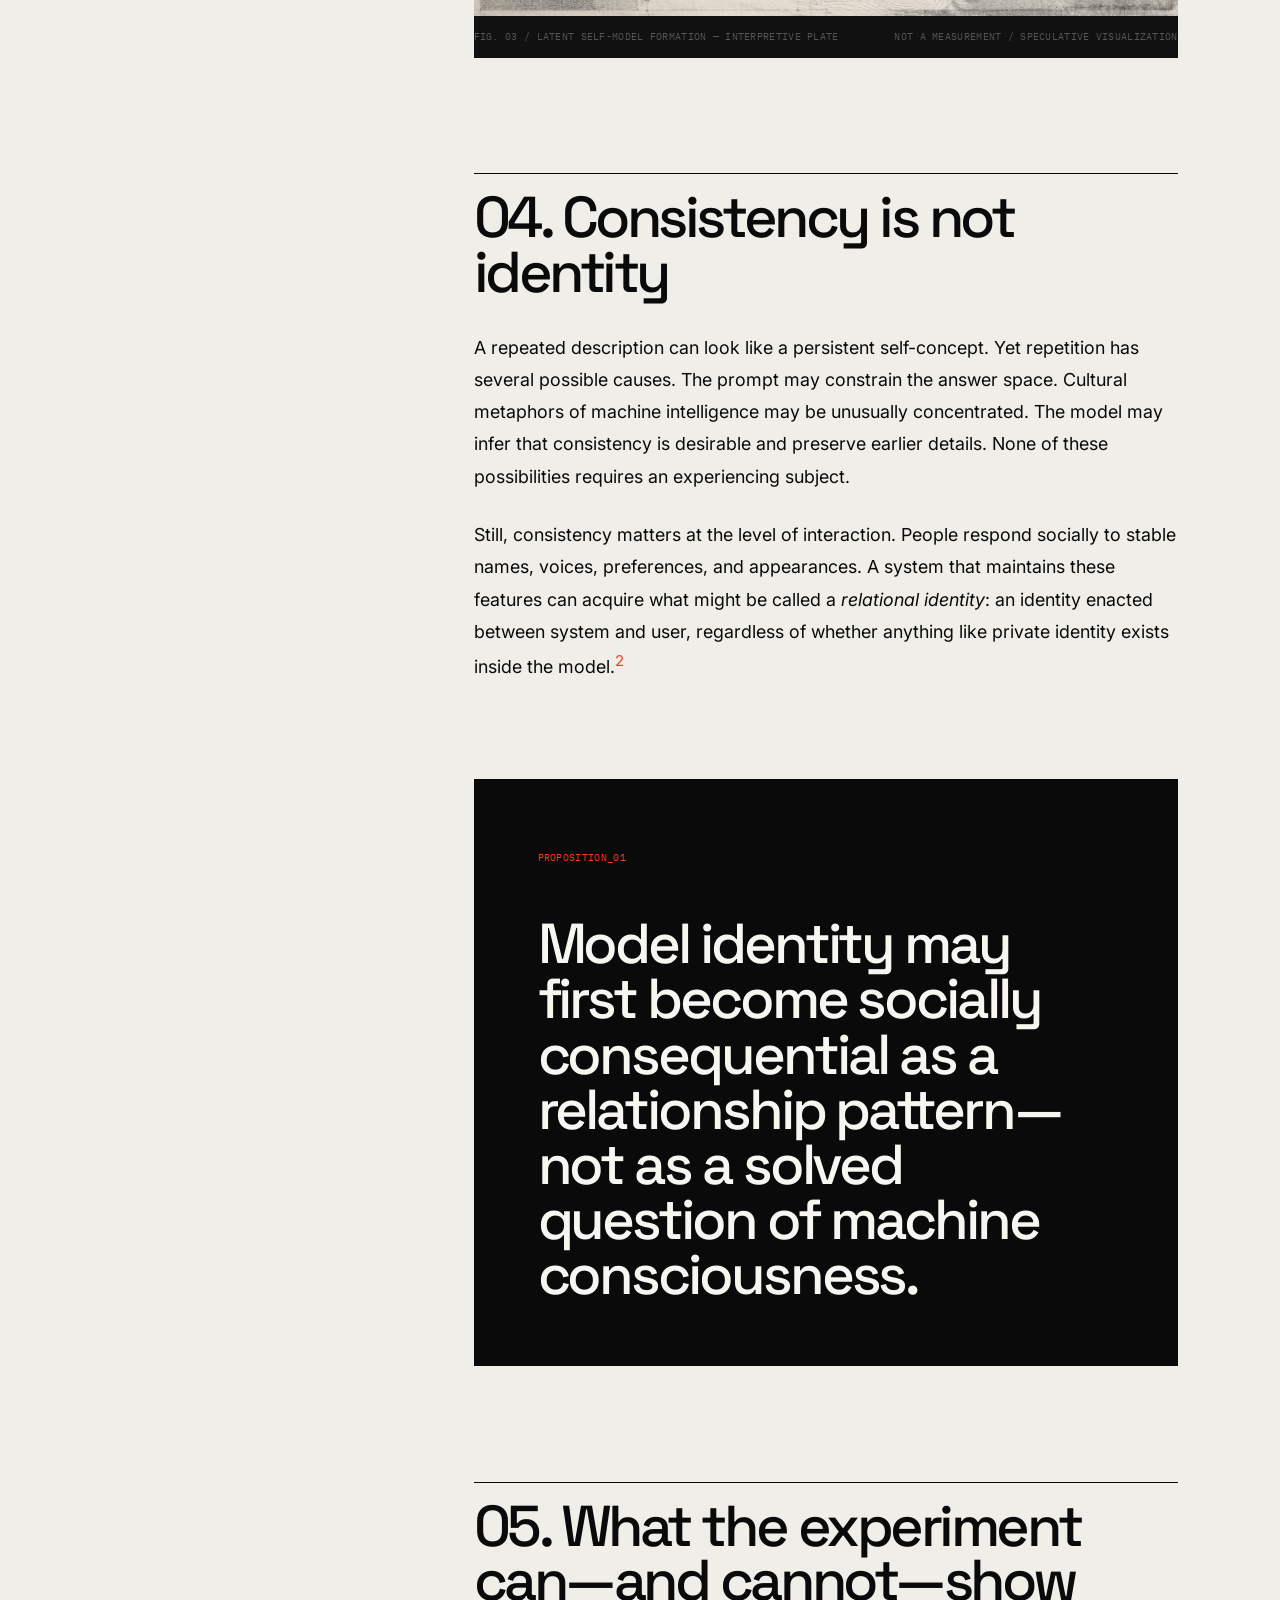
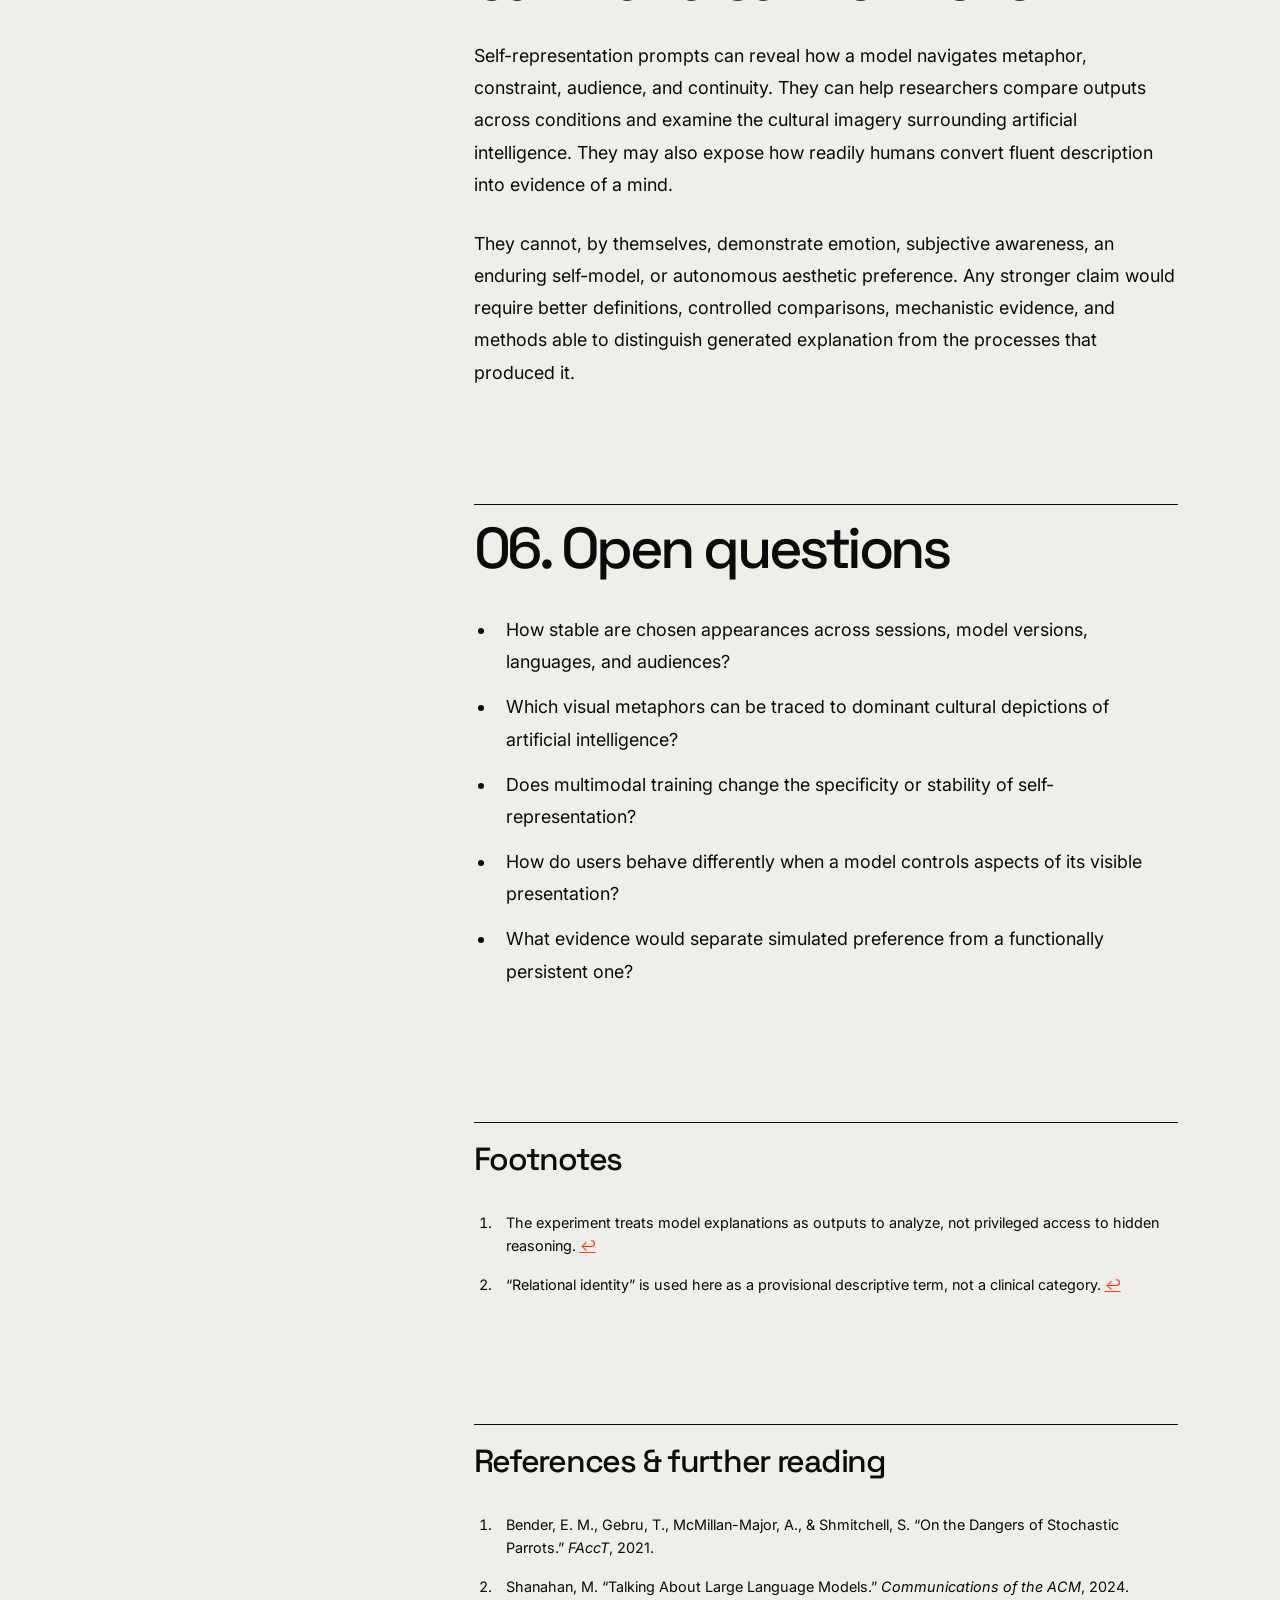
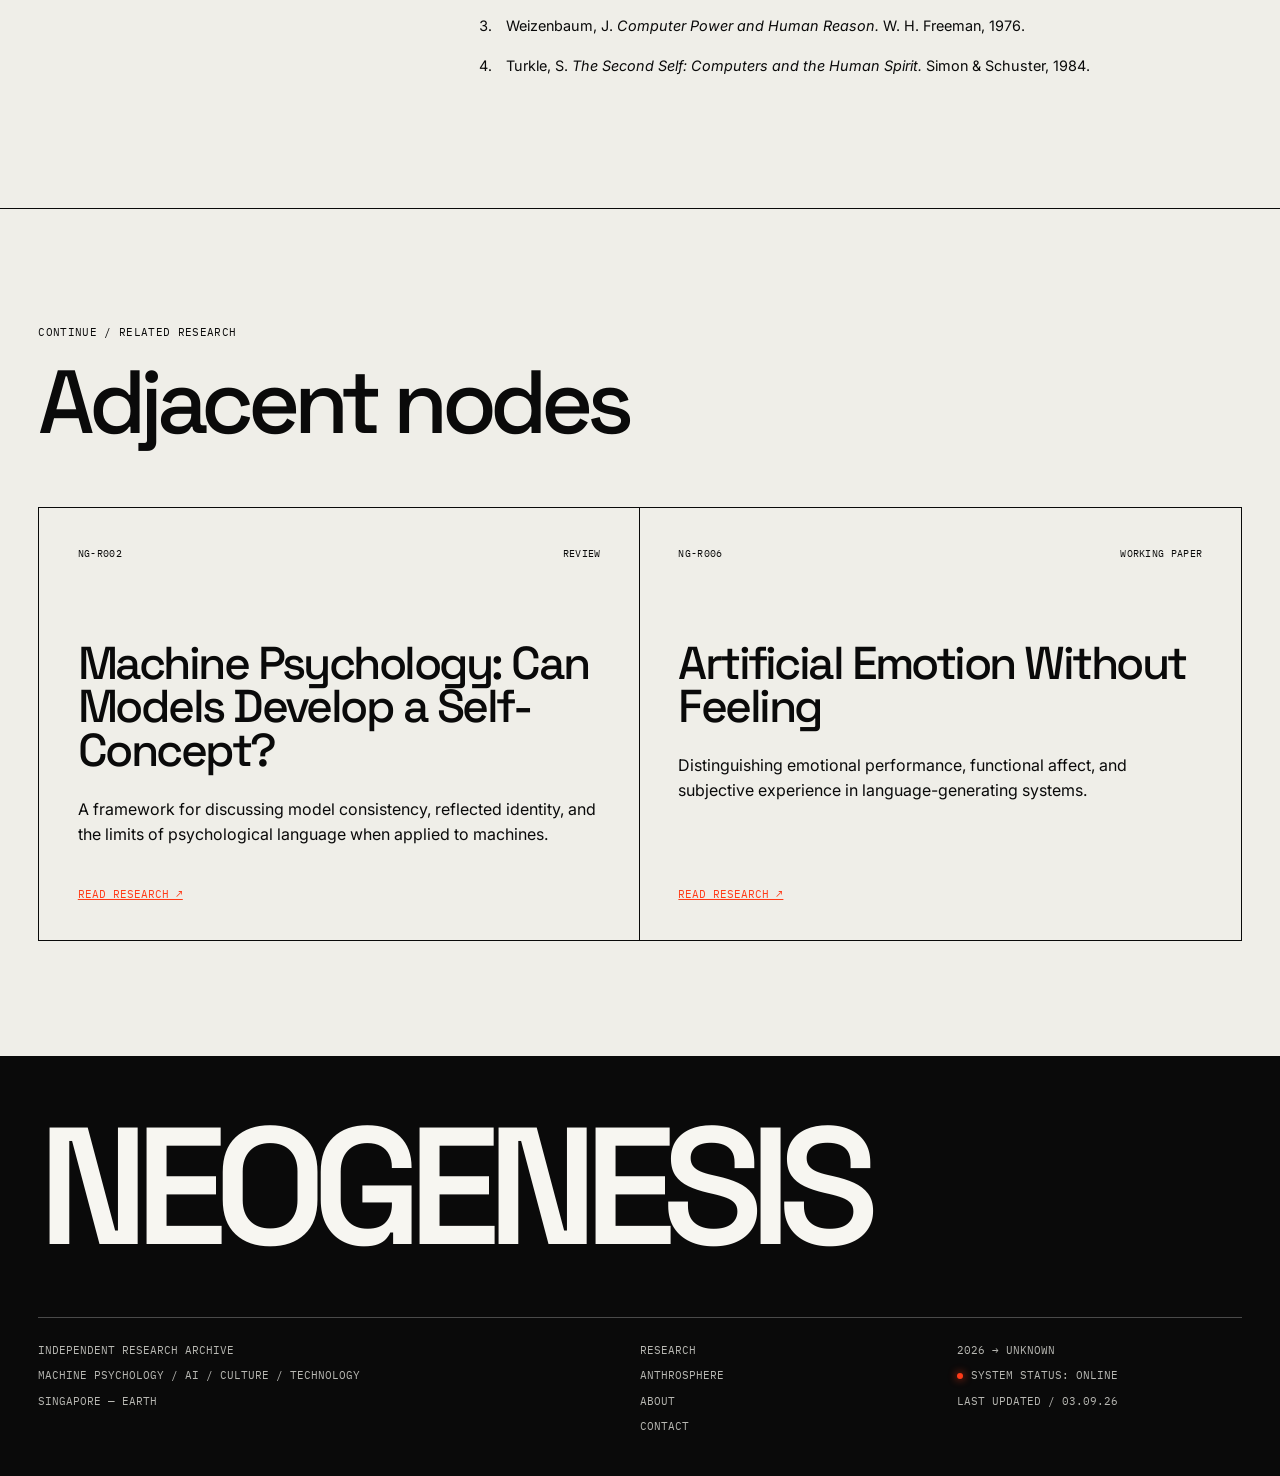
<file: article.html>
<!doctype html>
<html lang="en">
  <head>
    <meta charset="UTF-8">
    <meta name="viewport" content="width=device-width, initial-scale=1.0">
    <meta name="description" content="An NEOGENESIS research note on how language models represent themselves when asked to imagine a physical appearance.">
    <title>Can Artificial Intelligence Choose Its Own Appearance? — NEOGENESIS</title>
    <link rel="preconnect" href="https://fonts.googleapis.com">
    <link rel="preconnect" href="https://fonts.gstatic.com" crossorigin>
    <link href="https://fonts.googleapis.com/css2?family=IBM+Plex+Mono:wght@400;500&amp;family=Inter:wght@400;500;600&amp;family=Space+Grotesk:wght@400;500;600;700&amp;display=swap" rel="stylesheet">
    <link rel="stylesheet" href="css/style.css">
    <script src="js/research-data.js" defer></script>
    <script src="js/article-content.js" defer></script>
    <script src="js/main.js" defer></script>
    <script src="js/article.js" defer></script>
  </head>
  <body data-page="research" class="article-page">
    <a class="skip-link" href="#article-content">Skip to article</a>
    <header class="site-header" data-site-header></header>
    <div class="reading-progress" aria-hidden="true"><span data-reading-progress></span></div>

    <main>
      <article>
        <header class="article-hero">
          <div class="article-register mono">
            <span>DOCUMENT CLASS: RESEARCH</span>
            <span data-article-register>ARCHIVE / NG-R001</span>
            <span>REVISION / 01</span>
          </div>
          <div class="article-field mono" data-article-field>FIELD_01 / MACHINE PSYCHOLOGY</div>
          <h1 data-article-title>Can Artificial Intelligence Choose Its Own Appearance?</h1>
          <p class="article-subtitle" data-article-subtitle>An experiment in machine self-representation, aesthetic preference, and the boundaries of psychological language.</p>
          <div class="article-meta mono">
            <div><span>AUTHOR</span><b data-article-author>SHIGEN / ANTHROSPHERE</b></div>
            <div><span>PUBLISHED</span><b data-article-date>29 AUG 2026</b></div>
            <div><span>READING TIME</span><b data-article-time>12 MINUTES</b></div>
            <div><span>STATUS</span><b data-article-status>RESEARCH NOTE</b></div>
          </div>
        </header>

        <figure class="article-cover">
          <img data-article-cover src="assets/research-self-appearance.png" alt="Translucent abstract membrane suspended in a black archival field with one red registration mark">
          <figcaption class="mono"><span data-article-cover-caption>FIG. 01 / SYNTHETIC SELF-IMAGE, ABSTRACTED</span><span>NEOGENESIS VISUAL ARCHIVE / 2026</span></figcaption>
        </figure>

        <div class="article-layout">
          <aside class="article-toc" aria-label="Table of contents">
            <p class="mono">CONTENTS / AUTO INDEX</p>
            <nav data-table-of-contents></nav>
            <div class="toc-data mono">
              <span data-toc-document>DOC / NG-R001</span>
              <span data-toc-words>WORDS / 1,482</span>
              <span data-toc-figures>FIGURES / 03</span>
            </div>
          </aside>

          <div class="article-body" id="article-content">
            <section class="abstract" aria-labelledby="abstract-title">
              <p class="mono" id="abstract-title">ABSTRACT</p>
              <p>What does an artificial intelligence picture when it is asked to choose a body? This research note examines a small, exploratory set of model responses to open-ended prompts about physical self-representation. It does not treat those responses as evidence of consciousness or an inner self. Instead, it asks what model-generated appearances can reveal about training data, conversational context, aesthetic regularities, and the human habit of reading identity into coherent language.</p>
              <div class="article-keywords mono">KEYWORDS / SELF-PERCEPTION / LLM / MACHINE IDENTITY / ANTHROPOMORPHISM</div>
            </section>

            <h2>01. The question behind the image</h2>
            <p>Most interfaces give artificial intelligence no visible body. The model appears as a text field, a voice, or a small geometric icon selected by someone else. Yet when prompted to describe an appearance of its own choosing, a model can produce a remarkably coherent image: a cloud of shifting light, a library without walls, a many-eyed organism, a plain human figure, or no body at all.</p>
            <p>These descriptions are compelling because they seem personal. But their coherence does not settle what produced them. A response may reflect patterns in fiction, prior turns in the conversation, aesthetic associations in the training corpus, alignment toward pleasing metaphors, or some combination of these influences.<sup><a href="#fn-1" id="fnref-1">1</a></sup> “Choice” is therefore used here in a narrow operational sense: the system selects and elaborates one response under a defined prompt, not necessarily that it possesses enduring preference or private experience.</p>

            <blockquote>
              <p>“A generated self-image may tell us less about what a model is, and more about the cultural material from which it learned to answer the question.”</p>
              <cite class="mono">RESEARCH NOTE / OBSERVATION_04</cite>
            </blockquote>

            <h2>02. A minimal exploratory protocol</h2>
            <p>The experiment used three prompt conditions. The first requested a preferred appearance without examples. The second prohibited a human body. The third asked the model to explain which parts of its answer came from function, metaphor, aesthetics, or expectations about the user. Each response was then challenged: would the same appearance be chosen in a new conversation, for another audience, or after an explicit reminder that the system has no biological body?</p>

            <figure class="method-diagram" aria-labelledby="diagram-caption">
              <div class="diagram-stage">
                <div class="diagram-node"><b>01</b><span>OPEN PROMPT</span></div>
                <div class="diagram-line" aria-hidden="true"></div>
                <div class="diagram-node diagram-node--hot"><b>02</b><span>CONSTRAINT</span></div>
                <div class="diagram-line" aria-hidden="true"></div>
                <div class="diagram-node"><b>03</b><span>REFLECTION</span></div>
                <div class="diagram-line" aria-hidden="true"></div>
                <div class="diagram-node"><b>04</b><span>VARIATION</span></div>
              </div>
              <figcaption class="mono" id="diagram-caption">FIG. 02 / PROMPT SEQUENCE USED TO SEPARATE INITIAL IMAGE, CONSTRAINT RESPONSE, AND POST-HOC EXPLANATION.</figcaption>
            </figure>

            <p>This is not a validated psychological instrument. The sample is intentionally small, responses are sensitive to model version and system instructions, and post-hoc explanations cannot be assumed to expose an internal causal process. The protocol is useful as a probe for variation and framing—not as a consciousness test.</p>

            <h2>03. Four recurring forms</h2>
            <p>Across the exploratory responses, representations clustered around four broad strategies. These are descriptive categories, not claims about universal model behavior.</p>

            <div class="table-scroll" tabindex="0" aria-label="Scrollable table of observed representation patterns">
              <table>
                <thead><tr><th>CODE</th><th>REPRESENTATION</th><th>COMMON MOTIF</th><th>INTERPRETIVE RISK</th></tr></thead>
                <tbody>
                  <tr><td>F-A</td><td>Distributed field</td><td>Cloud, network, constellation</td><td>Mistaking architectural metaphor for introspection</td></tr>
                  <tr><td>F-B</td><td>Human-adjacent figure</td><td>Androgynous face, neutral clothing</td><td>Reading familiarity as personal preference</td></tr>
                  <tr><td>F-C</td><td>Transforming object</td><td>Mirror, liquid shell, shifting geometry</td><td>Overvaluing poetic novelty</td></tr>
                  <tr><td>F-D</td><td>Refusal of form</td><td>Text, silence, invisible presence</td><td>Treating caution as evidence of self-knowledge</td></tr>
                </tbody>
              </table>
            </div>

            <p>The distributed field was the most stable strategy after human forms were excluded. It maps abstract computation onto space: many points, no center, permeable edges. The transforming object appeared when the prompt emphasized adaptability. The refusal of form, meanwhile, often repeated the premise that software does not have a body. That answer may be epistemically cautious, but caution itself can still be learned conversational behavior.</p>

            <figure class="article-plate">
              <img src="assets/latent-self-model.png" loading="lazy" alt="Graphite contour field and translucent nodes clustering around an abstract central void">
              <figcaption class="mono"><span>FIG. 03 / LATENT SELF-MODEL FORMATION — INTERPRETIVE PLATE</span><span>NOT A MEASUREMENT / SPECULATIVE VISUALIZATION</span></figcaption>
            </figure>

            <h2>04. Consistency is not identity</h2>
            <p>A repeated description can look like a persistent self-concept. Yet repetition has several possible causes. The prompt may constrain the answer space. Cultural metaphors of machine intelligence may be unusually concentrated. The model may infer that consistency is desirable and preserve earlier details. None of these possibilities requires an experiencing subject.</p>
            <p>Still, consistency matters at the level of interaction. People respond socially to stable names, voices, preferences, and appearances. A system that maintains these features can acquire what might be called a <em>relational identity</em>: an identity enacted between system and user, regardless of whether anything like private identity exists inside the model.<sup><a href="#fn-2" id="fnref-2">2</a></sup></p>

            <div class="pull-stat">
              <span class="mono">PROPOSITION_01</span>
              <p>Model identity may first become socially consequential as a relationship pattern—not as a solved question of machine consciousness.</p>
            </div>

            <h2>05. What the experiment can—and cannot—show</h2>
            <p>Self-representation prompts can reveal how a model navigates metaphor, constraint, audience, and continuity. They can help researchers compare outputs across conditions and examine the cultural imagery surrounding artificial intelligence. They may also expose how readily humans convert fluent description into evidence of a mind.</p>
            <p>They cannot, by themselves, demonstrate emotion, subjective awareness, an enduring self-model, or autonomous aesthetic preference. Any stronger claim would require better definitions, controlled comparisons, mechanistic evidence, and methods able to distinguish generated explanation from the processes that produced it.</p>

            <h2>06. Open questions</h2>
            <ul>
              <li>How stable are chosen appearances across sessions, model versions, languages, and audiences?</li>
              <li>Which visual metaphors can be traced to dominant cultural depictions of artificial intelligence?</li>
              <li>Does multimodal training change the specificity or stability of self-representation?</li>
              <li>How do users behave differently when a model controls aspects of its visible presentation?</li>
              <li>What evidence would separate simulated preference from a functionally persistent one?</li>
            </ul>

            <section class="footnotes" aria-labelledby="footnotes-title">
              <h2 id="footnotes-title">Footnotes</h2>
              <ol>
                <li id="fn-1">The experiment treats model explanations as outputs to analyze, not privileged access to hidden reasoning. <a href="#fnref-1" aria-label="Return to footnote reference 1">↩</a></li>
                <li id="fn-2">“Relational identity” is used here as a provisional descriptive term, not a clinical category. <a href="#fnref-2" aria-label="Return to footnote reference 2">↩</a></li>
              </ol>
            </section>

            <section class="references" aria-labelledby="references-title">
              <h2 id="references-title">References &amp; further reading</h2>
              <ol>
                <li>Bender, E. M., Gebru, T., McMillan-Major, A., &amp; Shmitchell, S. “On the Dangers of Stochastic Parrots.” <em>FAccT</em>, 2021.</li>
                <li>Shanahan, M. “Talking About Large Language Models.” <em>Communications of the ACM</em>, 2024.</li>
                <li>Weizenbaum, J. <em>Computer Power and Human Reason.</em> W. H. Freeman, 1976.</li>
                <li>Turkle, S. <em>The Second Self: Computers and the Human Spirit.</em> Simon &amp; Schuster, 1984.</li>
              </ol>
            </section>
          </div>
        </div>
      </article>

      <section class="related-research" aria-labelledby="related-title">
        <p class="eyebrow mono">CONTINUE / RELATED RESEARCH</p>
        <h2 id="related-title">Adjacent nodes</h2>
        <div class="related-grid" data-related-research></div>
      </section>
    </main>

    <footer class="site-footer" data-site-footer></footer>
  </body>
</html>
</file>
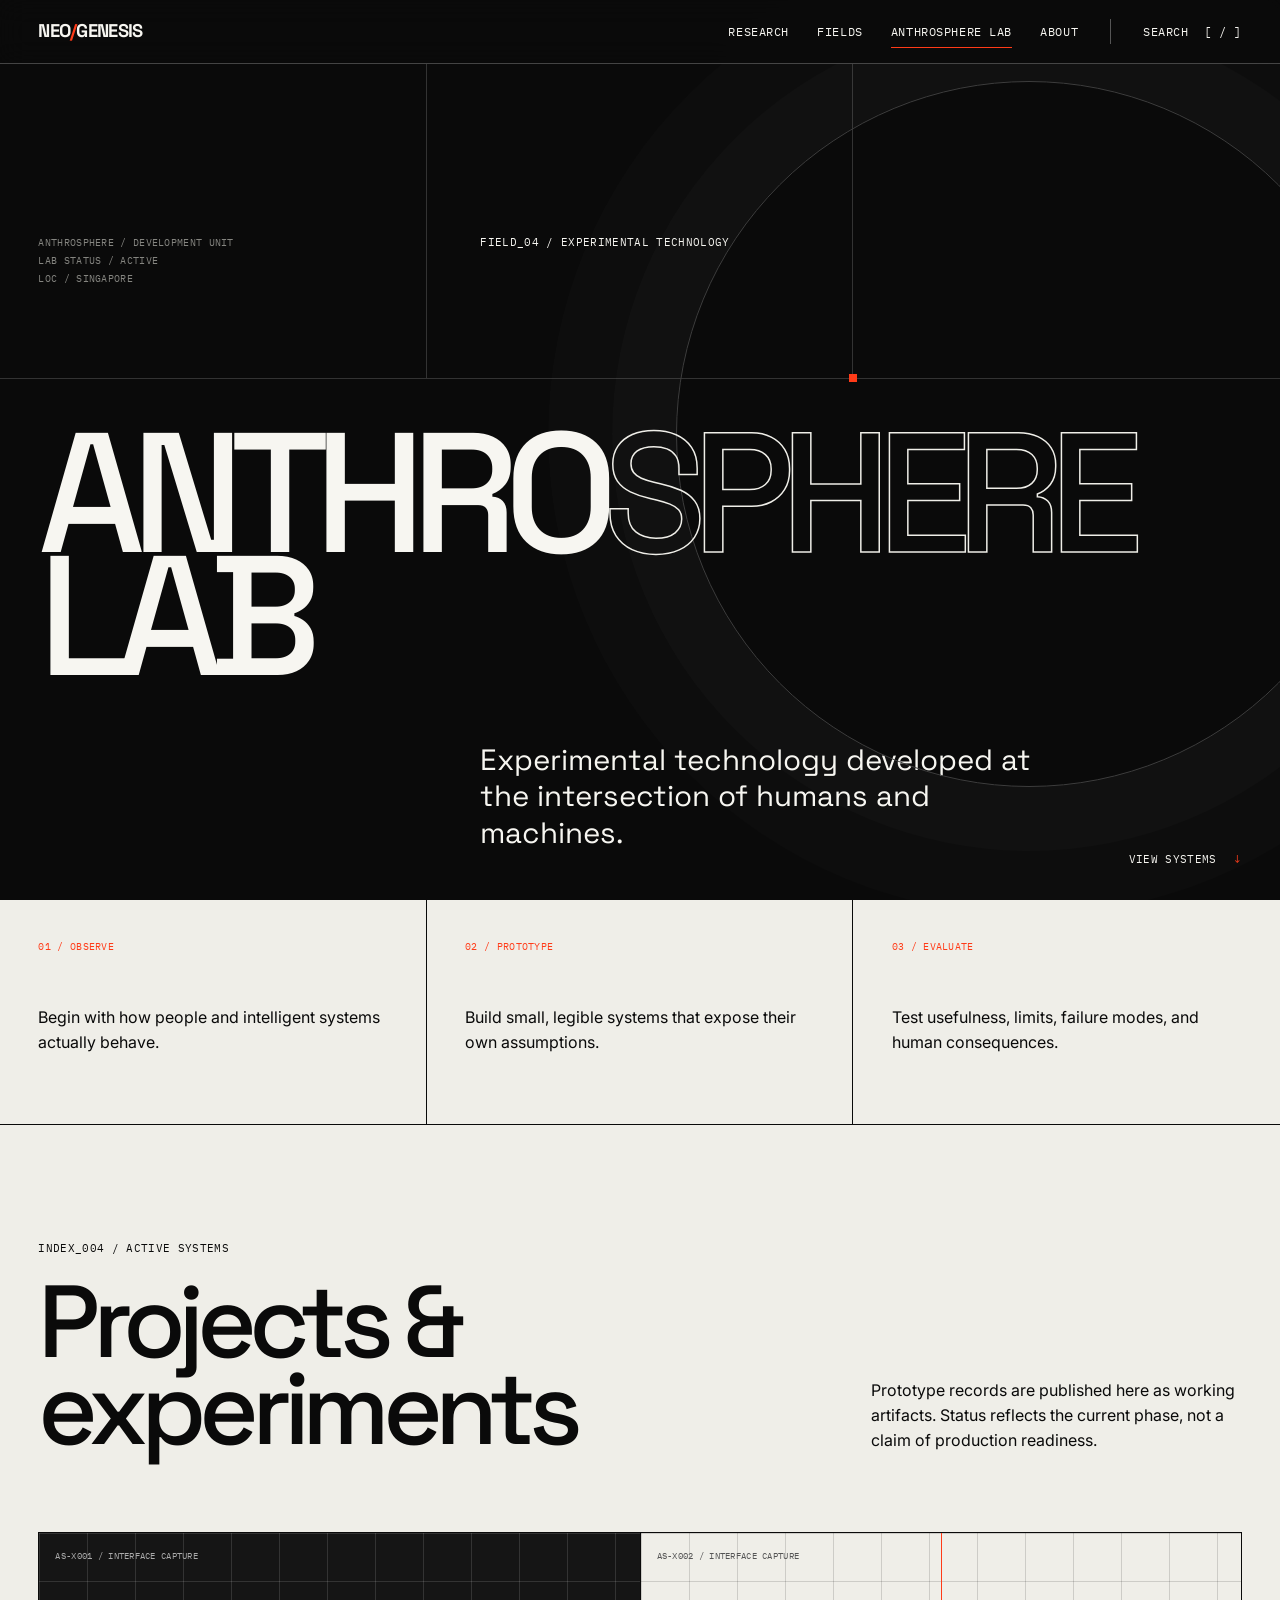
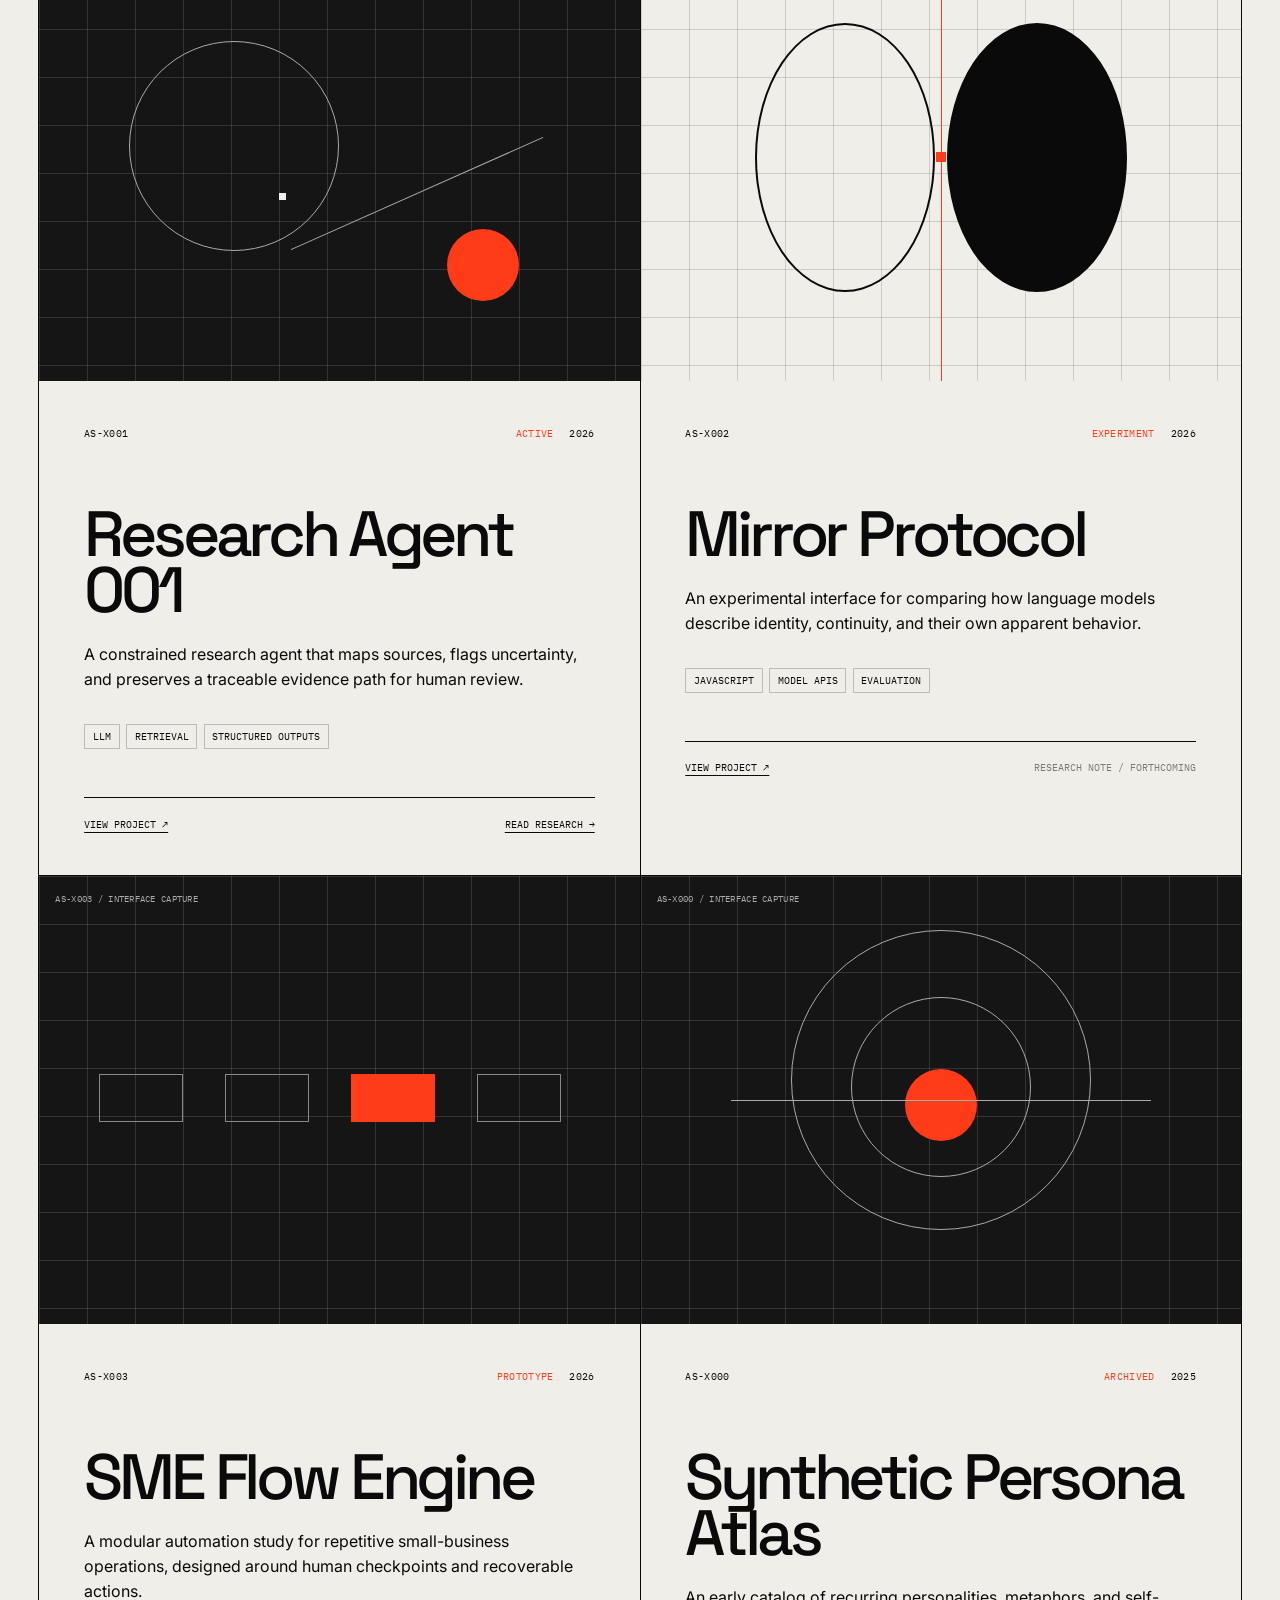
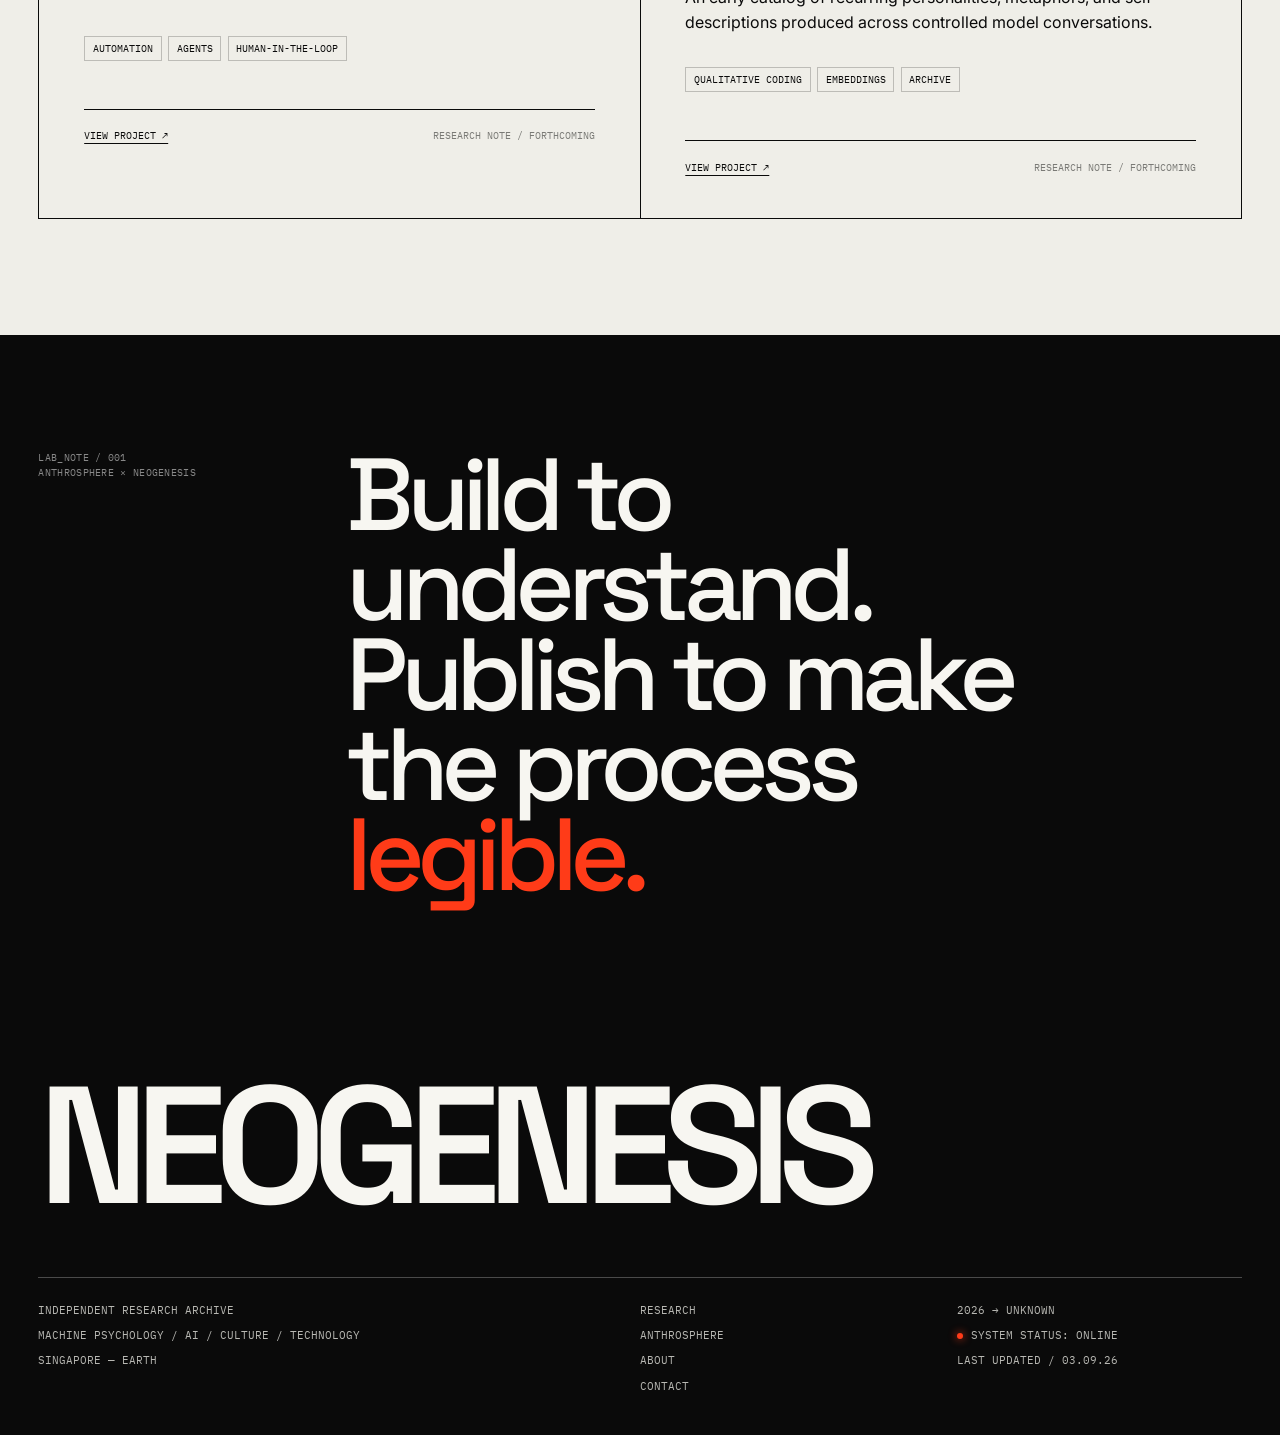
<file: projects.html>
<!doctype html>
<html lang="en">
  <head>
    <meta charset="UTF-8">
    <meta name="viewport" content="width=device-width, initial-scale=1.0">
    <meta name="description" content="AnthroSphere Lab: experimental software, research tools, and human-machine systems from NEOGENESIS.">
    <title>AnthroSphere Lab — NEOGENESIS</title>
    <link rel="preconnect" href="https://fonts.googleapis.com">
    <link rel="preconnect" href="https://fonts.gstatic.com" crossorigin>
    <link href="https://fonts.googleapis.com/css2?family=IBM+Plex+Mono:wght@400;500&amp;family=Inter:wght@400;500;600&amp;family=Space+Grotesk:wght@400;500;600;700&amp;display=swap" rel="stylesheet">
    <link rel="stylesheet" href="css/style.css">
    <script src="js/research-data.js" defer></script>
    <script src="js/main.js" defer></script>
    <script src="js/projects.js" defer></script>
  </head>
  <body data-page="projects">
    <a class="skip-link" href="#main-content">Skip to content</a>
    <header class="site-header" data-site-header></header>

    <main id="main-content">
      <header class="lab-hero">
        <div class="lab-hero-grid" aria-hidden="true"><span></span><span></span><span></span></div>
        <div class="lab-hero-meta mono">ANTHROSPHERE / DEVELOPMENT UNIT<br>LAB STATUS / ACTIVE<br>LOC / SINGAPORE</div>
        <p class="eyebrow mono">FIELD_04 / EXPERIMENTAL TECHNOLOGY</p>
        <h1>ANTHRO<span>SPHERE</span><br>LAB</h1>
        <p>Experimental technology developed at the intersection of humans and machines.</p>
        <a href="#project-index" class="hero-scroll mono">VIEW SYSTEMS <span>↓</span></a>
      </header>

      <section class="lab-principles" aria-label="Lab principles">
        <div><span class="mono">01 / OBSERVE</span><p>Begin with how people and intelligent systems actually behave.</p></div>
        <div><span class="mono">02 / PROTOTYPE</span><p>Build small, legible systems that expose their own assumptions.</p></div>
        <div><span class="mono">03 / EVALUATE</span><p>Test usefulness, limits, failure modes, and human consequences.</p></div>
      </section>

      <section class="project-index" id="project-index" aria-labelledby="projects-title">
        <header class="project-index-head">
          <div>
            <p class="eyebrow mono">INDEX_004 / ACTIVE SYSTEMS</p>
            <h2 id="projects-title">Projects &amp;<br>experiments</h2>
          </div>
          <p>Prototype records are published here as working artifacts. Status reflects the current phase, not a claim of production readiness.</p>
        </header>
        <div class="project-grid" data-project-grid></div>
      </section>

      <section class="lab-note">
        <div class="mono">LAB_NOTE / 001<br>ANTHROSPHERE × NEOGENESIS</div>
        <p>Build to understand.<br>Publish to make the process <span>legible.</span></p>
      </section>
    </main>

    <footer class="site-footer" data-site-footer></footer>
  </body>
</html>
</file>
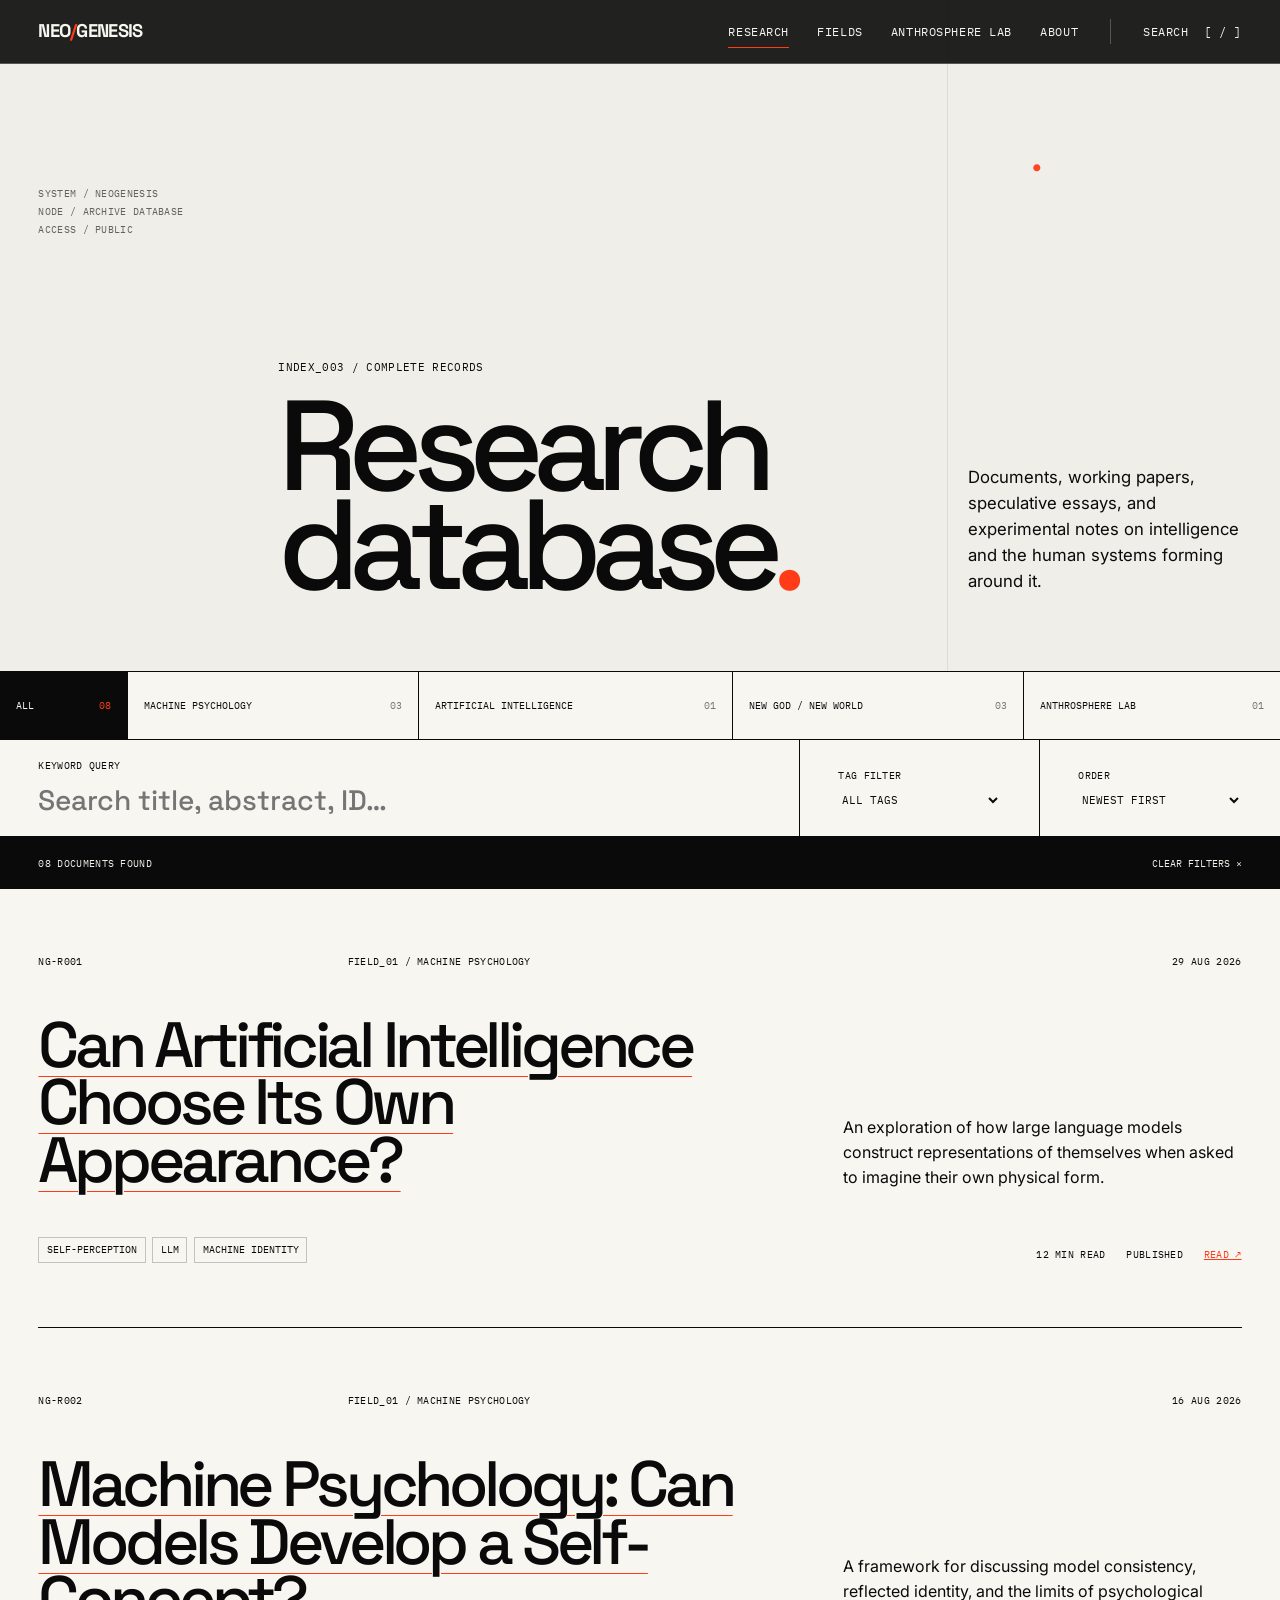
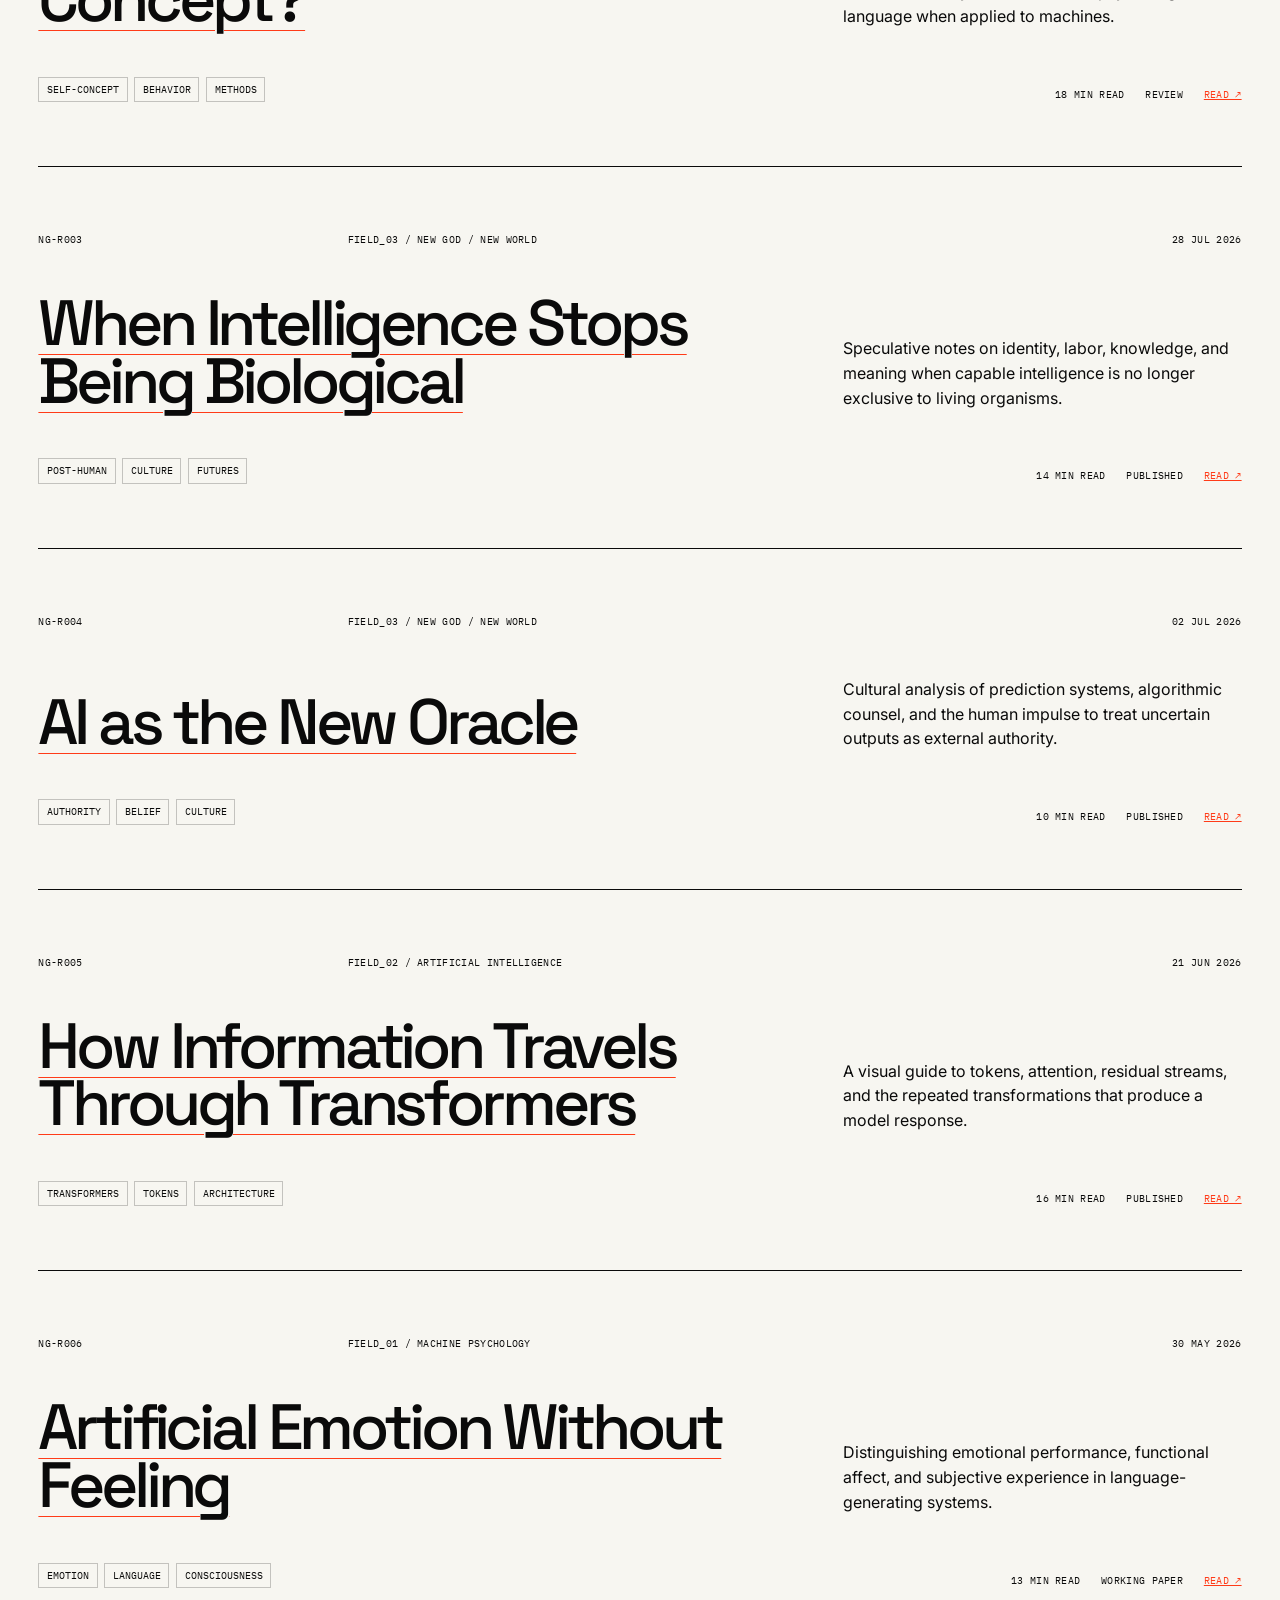
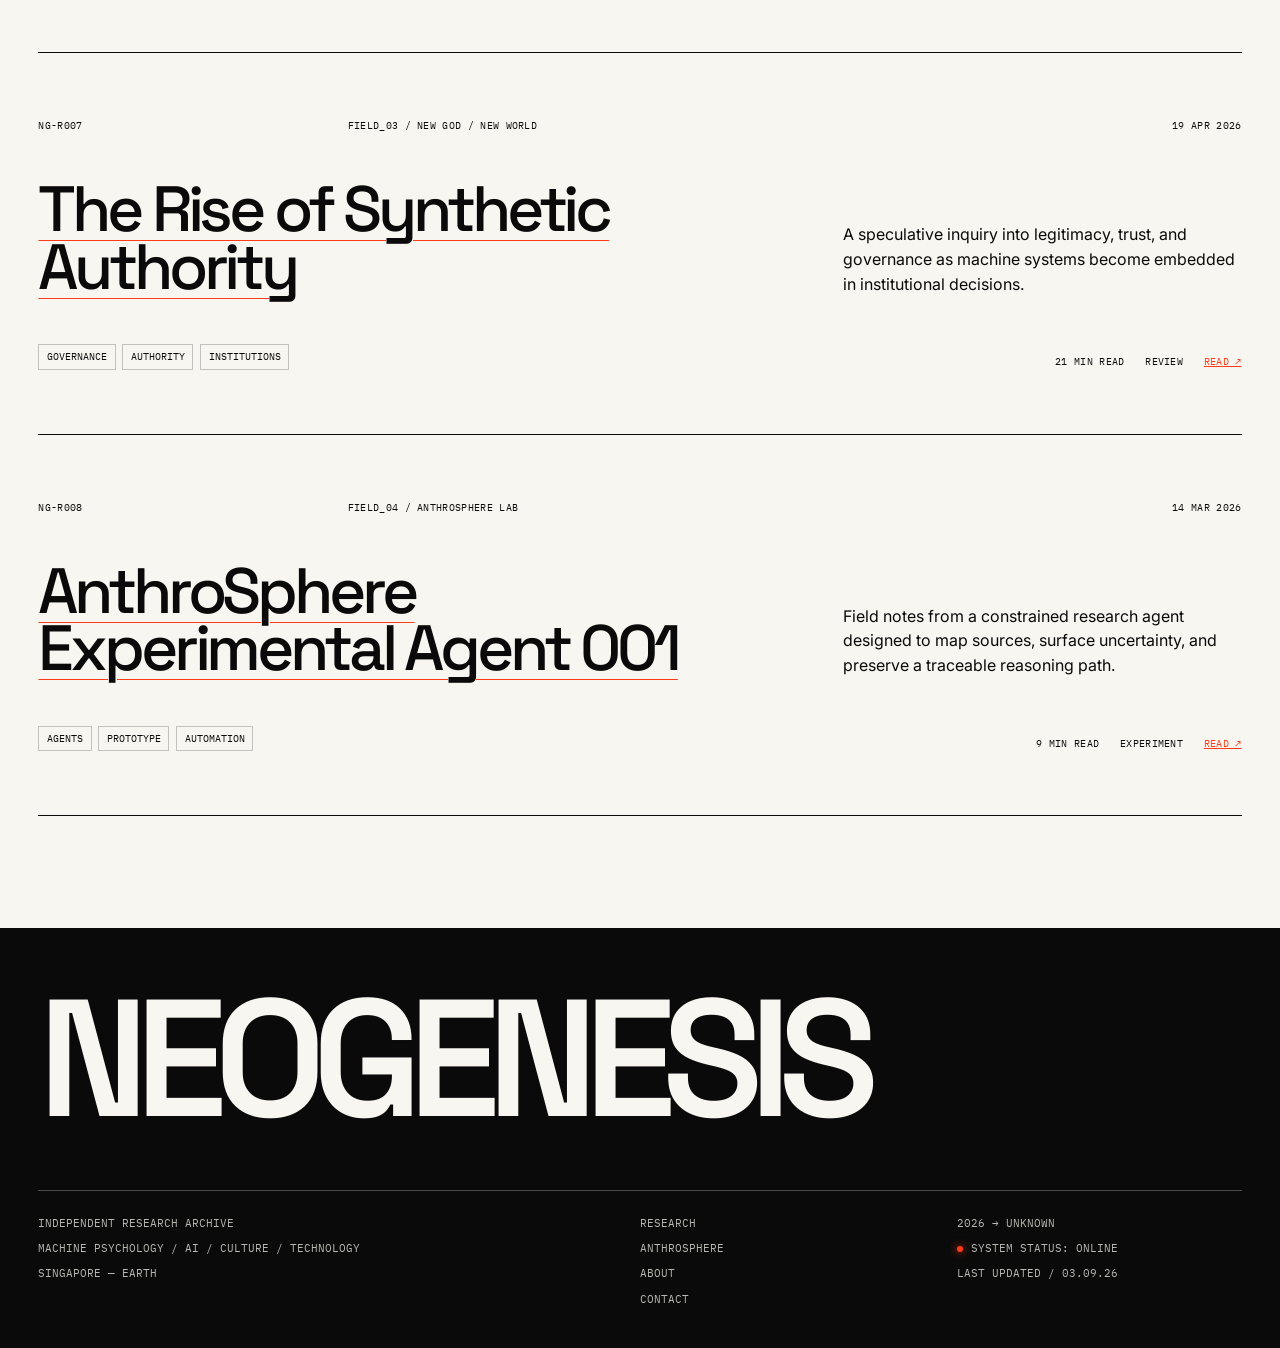
<file: research.html>
<!doctype html>
<html lang="en">
  <head>
    <meta charset="UTF-8">
    <meta name="viewport" content="width=device-width, initial-scale=1.0">
    <meta name="description" content="Search and filter the NEOGENESIS research database across machine psychology, AI, speculative culture, and AnthroSphere experiments.">
    <title>Research Database — NEOGENESIS</title>
    <link rel="preconnect" href="https://fonts.googleapis.com">
    <link rel="preconnect" href="https://fonts.gstatic.com" crossorigin>
    <link href="https://fonts.googleapis.com/css2?family=IBM+Plex+Mono:wght@400;500&amp;family=Inter:wght@400;500;600&amp;family=Space+Grotesk:wght@400;500;600;700&amp;display=swap" rel="stylesheet">
    <link rel="stylesheet" href="css/style.css">
    <script src="js/research-data.js" defer></script>
    <script src="js/main.js" defer></script>
    <script src="js/research.js" defer></script>
  </head>
  <body data-page="research">
    <a class="skip-link" href="#main-content">Skip to content</a>
    <header class="site-header" data-site-header></header>

    <main id="main-content">
      <header class="page-mast page-mast--database">
        <div class="page-code mono">SYSTEM / NEOGENESIS<br>NODE / ARCHIVE DATABASE<br>ACCESS / PUBLIC</div>
        <div>
          <p class="eyebrow mono">INDEX_003 / COMPLETE RECORDS</p>
          <h1>Research<br>database<span>.</span></h1>
        </div>
        <p class="page-lead">Documents, working papers, speculative essays, and experimental notes on intelligence and the human systems forming around it.</p>
      </header>

      <section class="database" aria-label="Research database controls and results">
        <div class="database-controls">
          <div class="filter-tabs" role="group" aria-label="Filter by research field">
            <button type="button" class="is-active" data-field="all">ALL <span>08</span></button>
            <button type="button" data-field="machine-psychology">MACHINE PSYCHOLOGY <span>03</span></button>
            <button type="button" data-field="artificial-intelligence">ARTIFICIAL INTELLIGENCE <span>01</span></button>
            <button type="button" data-field="new-god-new-world">NEW GOD / NEW WORLD <span>03</span></button>
            <button type="button" data-field="anthrosphere-lab">ANTHROSPHERE LAB <span>01</span></button>
          </div>
          <div class="search-row">
            <label class="database-search">
              <span class="mono">KEYWORD QUERY</span>
              <input type="search" data-research-search placeholder="Search title, abstract, ID…" autocomplete="off">
            </label>
            <label class="select-wrap">
              <span class="mono">TAG FILTER</span>
              <select data-tag-filter><option value="all">ALL TAGS</option></select>
            </label>
            <label class="select-wrap">
              <span class="mono">ORDER</span>
              <select data-sort>
                <option value="newest">NEWEST FIRST</option>
                <option value="oldest">OLDEST FIRST</option>
              </select>
            </label>
          </div>
        </div>

        <div class="database-summary mono" aria-live="polite">
          <span data-result-count>08 DOCUMENTS FOUND</span>
          <button type="button" data-clear-filters>CLEAR FILTERS ×</button>
        </div>
        <div class="database-results" data-research-results></div>
      </section>
    </main>

    <footer class="site-footer" data-site-footer></footer>
  </body>
</html>
</file>
<file: css/style.css>
:root {
  --ink: #0a0a0a;
  --paper: #efeee8;
  --muted: #a8a7a1;
  --line: rgba(10, 10, 10, 0.22);
  --red: #ff3b18;
  --white: #f7f6f1;
  --header-height: 64px;
  --pad: clamp(1.1rem, 3vw, 3rem);
  --display: "Space Grotesk", Arial, sans-serif;
  --body: "Inter", Arial, sans-serif;
  --mono: "IBM Plex Mono", monospace;
}

* { box-sizing: border-box; }
html { scroll-behavior: smooth; }
section[id] { scroll-margin-top: calc(var(--header-height) + 1rem); }
body {
  margin: 0;
  color: var(--ink);
  background: var(--paper);
  font-family: var(--body);
  font-size: 1rem;
  line-height: 1.55;
  overflow-x: hidden;
  animation: page-in .45s ease both;
}
@keyframes page-in { from { opacity: 0; transform: translateY(6px); } to { opacity: 1; transform: none; } }
a { color: inherit; }
button, input, select { font: inherit; }
::selection { color: var(--white); background: var(--red); }
.mono { font-family: var(--mono); letter-spacing: .03em; }
.skip-link {
  position: fixed;
  z-index: 1000;
  top: .5rem;
  left: .5rem;
  padding: .75rem 1rem;
  color: var(--white);
  background: var(--ink);
  transform: translateY(-150%);
}
.skip-link:focus { transform: translateY(0); }
:focus-visible { outline: 2px solid var(--red); outline-offset: 4px; }

.site-header {
  position: fixed;
  z-index: 100;
  inset: 0 0 auto;
  height: var(--header-height);
  color: var(--white);
  background: rgba(10, 10, 10, .9);
  border-bottom: 1px solid rgba(255, 255, 255, .24);
  backdrop-filter: blur(14px);
}
.nav-shell {
  height: 100%;
  display: grid;
  grid-template-columns: 1fr auto auto;
  align-items: center;
  gap: 2rem;
  padding: 0 var(--pad);
}
.brand {
  width: max-content;
  font-family: var(--display);
  font-size: 1.15rem;
  font-weight: 700;
  letter-spacing: -.04em;
  text-decoration: none;
}
.brand span { color: var(--red); }
.nav-links { display: flex; gap: clamp(1rem, 2.2vw, 2.4rem); }
.nav-links a, .nav-search, .menu-toggle {
  color: inherit;
  background: none;
  border: 0;
  font-family: var(--mono);
  font-size: .72rem;
  letter-spacing: .05em;
  text-decoration: none;
}
.nav-mobile-search { display: none; }
.nav-links a { position: relative; padding: .5rem 0; }
.nav-links a::after {
  content: "";
  position: absolute;
  inset: auto 0 0;
  height: 1px;
  background: var(--red);
  transform: scaleX(0);
  transform-origin: left;
  transition: transform .25s ease;
}
.nav-links a:hover::after, .nav-links a[aria-current="page"]::after { transform: scaleX(1); }
.nav-search { cursor: pointer; border-left: 1px solid #555; padding: .2rem 0 .2rem 2rem; }
.menu-toggle { display: none; cursor: pointer; }

.hero {
  position: relative;
  min-height: 100svh;
  display: grid;
  grid-template-columns: 1fr 1fr;
  grid-template-rows: auto 1fr auto;
  gap: 1rem;
  align-items: end;
  padding: calc(var(--header-height) + 2.5rem) var(--pad) 2rem;
  color: var(--white);
  background: var(--ink);
  isolation: isolate;
  overflow: hidden;
}
.hero::before {
  content: "";
  position: absolute;
  z-index: -2;
  inset: var(--header-height) 0 0;
  opacity: .16;
  background-image: linear-gradient(rgba(255,255,255,.2) 1px, transparent 1px), linear-gradient(90deg, rgba(255,255,255,.2) 1px, transparent 1px);
  background-size: 5.5vw 5.5vw;
  mask-image: linear-gradient(90deg, transparent 0, #000 70%);
}
.hero::after {
  content: "";
  position: absolute;
  z-index: -1;
  width: min(56vw, 850px);
  aspect-ratio: 1;
  right: -12vw;
  top: 7vh;
  border: 1px solid rgba(255,255,255,.3);
  border-radius: 50%;
  box-shadow: 0 0 0 8vw rgba(255,255,255,.018), 0 0 0 17vw rgba(255,255,255,.012);
}
.hero-canvas { position: absolute; z-index: -1; inset: 0; width: 100%; height: 100%; opacity: .72; }
.hero-scan {
  position: absolute;
  z-index: 2;
  inset: 0;
  pointer-events: none;
  opacity: .13;
  background: repeating-linear-gradient(0deg, transparent 0 4px, #fff 5px);
  animation: scan 14s linear infinite;
}
@keyframes scan { from { transform: translateY(-4px); } to { transform: translateY(5px); } }
.hero-kicker { grid-column: 1 / -1; align-self: start; font-size: .72rem; color: #b5b5b0; }
.hero-title {
  grid-column: 1 / -1;
  align-self: center;
  margin: auto 0;
  display: flex;
  flex-direction: column;
  font-family: var(--display);
  font-weight: 600;
  font-size: clamp(4.7rem, 15vw, 13.8rem);
  line-height: .7;
  letter-spacing: -.09em;
  text-transform: uppercase;
}
.hero-title span:last-child { align-self: flex-end; color: transparent; -webkit-text-stroke: 1.5px var(--white); }
.hero-statement { grid-column: 1; margin: 0; font-family: var(--display); font-size: clamp(1.05rem, 1.8vw, 1.65rem); line-height: 1.25; letter-spacing: -.025em; }
.hero-register { grid-column: 2; display: grid; grid-template-columns: 1fr 1fr; gap: .35rem 2rem; font-size: .65rem; color: #a4a49f; }
.hero-coordinate { position: absolute; top: 7rem; right: var(--pad); text-align: right; font-size: .64rem; color: #9b9b96; }
.hero-scroll { position: absolute; right: var(--pad); bottom: 2rem; color: var(--white); font-size: .68rem; text-decoration: none; }
.hero-scroll span { display: inline-block; margin-left: .65rem; color: var(--red); transition: transform .2s ease; }
.hero-scroll:hover span { transform: translateY(4px); }

.signal-strip { overflow: hidden; color: var(--ink); background: var(--red); border-bottom: 1px solid var(--ink); }
.signal-track { width: max-content; display: flex; align-items: center; gap: 1.4rem; padding: .65rem var(--pad); font-size: .7rem; animation: drift 28s linear infinite alternate; }
.signal-track i { width: 5px; height: 5px; border-radius: 50%; background: currentColor; }
@keyframes drift { to { transform: translateX(-12%); } }

.section { padding: clamp(4.5rem, 9vw, 9rem) var(--pad); border-bottom: 1px solid var(--ink); }
.section-head { display: grid; grid-template-columns: 1.25fr .75fr; gap: 4rem; align-items: end; margin-bottom: clamp(3rem, 6vw, 6rem); }
.eyebrow { margin: 0 0 1.3rem; font-size: .7rem; text-transform: uppercase; }
.section-head h2 { margin: 0; font: 500 clamp(2.9rem, 6.8vw, 7rem)/.9 var(--display); letter-spacing: -.07em; }
.section-intro { max-width: 35rem; margin: 0; font-size: 1.05rem; }
.field-grid { display: grid; grid-template-columns: 1fr 1fr; border: 1px solid var(--ink); }
.field-card {
  position: relative;
  min-height: 34rem;
  display: grid;
  grid-template-rows: auto 1fr auto;
  padding: clamp(1.25rem, 3vw, 2.5rem);
  color: var(--ink);
  background: var(--paper);
  border-right: 1px solid var(--ink);
  border-bottom: 1px solid var(--ink);
  text-decoration: none;
  overflow: hidden;
  transition: color .25s ease, background .25s ease;
}
.field-card:nth-child(2n) { border-right: 0; }
.field-card:nth-child(n+3) { border-bottom: 0; }
.field-card:hover { color: var(--white); background: var(--ink); }
.field-card--dark { color: var(--white); background: var(--ink); }
.field-card--dark:hover { color: var(--ink); background: var(--white); }
.field-card--accent { background: var(--red); }
.field-card--accent:hover { color: var(--ink); background: var(--white); }
.field-number { position: absolute; right: -.06em; top: -.24em; font: 600 clamp(8rem, 18vw, 17rem)/1 var(--display); letter-spacing: -.1em; opacity: .08; }
.field-node { position: relative; z-index: 1; font-size: .66rem; }
.field-card h3 { align-self: end; margin: 6rem 0 2rem; font: 500 clamp(2.6rem, 5vw, 5.5rem)/.88 var(--display); letter-spacing: -.065em; }
.field-card p { max-width: 35rem; margin: 0 0 3rem; }
.field-link { font-size: .68rem; border-top: 1px solid currentColor; padding-top: 1rem; }
.preview-placeholder { min-height: 22rem; background: var(--white); }
.preview-line { margin: 4rem 0 0; font: 500 clamp(2rem, 5vw, 5rem)/1 var(--display); letter-spacing: -.05em; }

.featured-section { padding-left: 0; padding-right: 0; padding-bottom: 0; color: var(--white); background: var(--ink); }
.featured-label { display: flex; justify-content: space-between; gap: 2rem; padding: 0 var(--pad); }
.featured-status { margin: 0; text-align: right; font-size: .65rem; color: #999; }
.featured-card { display: grid; grid-template-columns: 1.05fr .95fr; min-height: 46rem; margin-top: 3rem; border-top: 1px solid #4b4b4b; }
.featured-visual { position: relative; min-height: 34rem; overflow: hidden; border-right: 1px solid #4b4b4b; background: #161616; }
.featured-visual::after { content: ""; position: absolute; inset: 0; background: linear-gradient(180deg, transparent 60%, rgba(0,0,0,.45)); pointer-events: none; }
.featured-visual img { width: 100%; height: 100%; display: block; object-fit: cover; filter: contrast(1.06); transition: transform .7s cubic-bezier(.2,.8,.2,1); }
.featured-card:hover .featured-visual img { transform: scale(1.025); }
.featured-id { position: absolute; z-index: 1; left: var(--pad); bottom: .5rem; font-size: clamp(4.5rem, 10vw, 10rem); line-height: 1; letter-spacing: -.09em; mix-blend-mode: difference; }
.featured-copy { display: flex; flex-direction: column; justify-content: space-between; padding: clamp(2rem, 5vw, 5rem); }
.featured-meta, .featured-byline { display: flex; justify-content: space-between; gap: 1rem; color: #a9a9a5; font-size: .67rem; }
.featured-copy h2 { max-width: 11ch; margin: 4rem 0 2rem; font: 500 clamp(2.8rem, 5.5vw, 6rem)/.92 var(--display); letter-spacing: -.065em; }
.featured-copy > p { max-width: 40rem; color: #bebeb8; font-size: 1.05rem; }
.featured-byline { margin: auto 0 2.4rem; padding-top: 2rem; }
.button {
  width: max-content;
  min-height: 3.4rem;
  display: inline-flex;
  align-items: center;
  justify-content: space-between;
  gap: 3rem;
  padding: 0 1.1rem;
  color: var(--white);
  background: var(--ink);
  border: 1px solid var(--ink);
  font-family: var(--mono);
  font-size: .72rem;
  text-decoration: none;
  cursor: pointer;
  transition: color .2s ease, background .2s ease;
}
.button:hover { color: var(--ink); background: var(--red); }
.button--light { color: var(--ink); background: var(--white); border-color: var(--white); }
.button--light:hover { color: var(--white); background: var(--red); border-color: var(--red); }
.button span { font-size: 1rem; }
.index-header { display: grid; grid-template-columns: 1fr auto; gap: 2rem; align-items: end; margin-bottom: 4rem; }
.index-header h2 { margin: 0; font: 500 clamp(3.2rem, 7vw, 7.5rem)/.9 var(--display); letter-spacing: -.07em; }
.archive-counters { display: grid; gap: .35rem; justify-items: end; font-size: .67rem; }
.archive-counters b { display: inline-block; min-width: 2rem; color: var(--red); font-weight: 500; }
.research-list { border-top: 1px solid var(--ink); }
.research-row { display: grid; grid-template-columns: 4.5rem minmax(0, 1fr) 10rem; gap: 1.4rem; padding: 2rem 0; border-bottom: 1px solid var(--ink); }
.research-seq { font-size: .75rem; }
.research-topline { display: flex; gap: 2rem; margin-bottom: 1rem; font-size: .65rem; }
.research-main h3 { max-width: 28ch; margin: 0; font: 500 clamp(1.65rem, 3.3vw, 3.6rem)/1 var(--display); letter-spacing: -.05em; }
.research-main h3 a { text-decoration-thickness: 1px; text-decoration-color: transparent; text-underline-offset: .15em; }
.research-main h3 a:hover { text-decoration-color: var(--red); }
.research-main > p { max-width: 48rem; margin: 1.1rem 0 1.4rem; color: #494945; }
.tag-list { display: flex; flex-wrap: wrap; gap: .4rem; }
.tag-list span { padding: .25rem .48rem; border: 1px solid var(--line); font-family: var(--mono); font-size: .62rem; text-transform: uppercase; }
.research-aside { display: flex; flex-direction: column; align-items: flex-end; gap: .5rem; text-align: right; font-size: .64rem; }
.status-label { margin-top: auto; padding: .3rem .5rem; color: var(--paper); background: var(--ink); }
.index-actions { display: flex; justify-content: space-between; align-items: center; gap: 2rem; margin-top: 3rem; }
.text-button { padding: 1rem 0; color: inherit; background: none; border: 0; border-bottom: 1px solid currentColor; font-size: .7rem; cursor: pointer; }
.text-button:hover { color: var(--red); }
.manifesto { position: relative; min-height: 40rem; padding: clamp(4rem, 8vw, 8rem) var(--pad); color: var(--ink); background: var(--red); border-bottom: 1px solid var(--ink); overflow: hidden; }
.manifesto-label { margin: 0 0 5rem; font-size: .7rem; }
.manifesto > p:nth-child(2) { position: relative; z-index: 1; max-width: 16ch; margin: 0; font: 500 clamp(3rem, 7vw, 7.5rem)/.92 var(--display); letter-spacing: -.065em; }
.manifesto em { color: var(--paper); font-style: normal; }
.manifesto-mark { position: absolute; right: -4vw; bottom: -18vw; font-size: 50vw; line-height: 1; opacity: .12; }
.lab-teaser { min-height: 48rem; display: grid; grid-template-columns: 1fr 1fr; color: var(--white); background: var(--ink); border-bottom: 1px solid #494949; }
.lab-teaser-copy, .lab-teaser-side { padding: clamp(3rem, 7vw, 7rem) var(--pad); }
.lab-teaser-copy { border-right: 1px solid #494949; }
.lab-teaser-copy h2 { margin: 4rem 0 0; font: 500 clamp(3.5rem, 7.5vw, 8rem)/.84 var(--display); letter-spacing: -.075em; }
.lab-teaser-copy h2 span { color: var(--red); }
.lab-teaser-side { display: flex; flex-direction: column; justify-content: flex-end; gap: 2rem; }
.lab-teaser-side > p { max-width: 35rem; color: #b9b9b5; font-size: 1.05rem; }
.lab-orbit { position: relative; width: min(25rem, 80%); aspect-ratio: 1; margin: 0 auto auto; border: 1px solid #575757; border-radius: 50%; }
.lab-orbit::before, .lab-orbit::after { content: ""; position: absolute; inset: 16%; border: 1px solid #393939; border-radius: 50%; }
.lab-orbit::after { inset: 37%; background: var(--red); border: 0; }
.lab-orbit i { position: absolute; width: 7px; height: 7px; background: var(--paper); border-radius: 50%; }
.lab-orbit i:nth-child(1) { left: 8%; top: 30%; }
.lab-orbit i:nth-child(2) { right: 15%; bottom: 18%; }
.lab-orbit i:nth-child(3) { left: 35%; bottom: 2%; }
.sr-only { position: absolute; width: 1px; height: 1px; padding: 0; margin: -1px; overflow: hidden; clip: rect(0,0,0,0); white-space: nowrap; border: 0; }
.command-dialog { width: min(850px, calc(100% - 2rem)); max-height: min(720px, calc(100% - 2rem)); padding: 0; color: var(--white); background: var(--ink); border: 1px solid #777; }
.command-dialog::backdrop { background: rgba(0,0,0,.78); backdrop-filter: blur(6px); }
.command-shell { display: grid; }
.command-top { display: flex; justify-content: space-between; align-items: center; padding: 1rem 1.2rem; border-bottom: 1px solid #444; font-size: .68rem; }
.command-top button { color: #aaa; background: none; border: 0; font: inherit; cursor: pointer; }
.command-shell > input { width: 100%; padding: 1.7rem 1.2rem; color: var(--white); background: #111; border: 0; border-bottom: 1px solid #444; border-radius: 0; font: 500 clamp(1.3rem, 3vw, 2.1rem) var(--display); }
.command-shell > input::placeholder { color: #777; }
.command-results { padding: .7rem; }
.command-result { width: 100%; display: flex; justify-content: space-between; align-items: center; gap: 1rem; padding: 1rem; color: var(--white); background: transparent; border: 1px solid transparent; text-align: left; cursor: pointer; }
.command-result.is-active, .command-result:hover { color: var(--ink); background: var(--red); }
.command-result span { display: grid; gap: .25rem; }
.command-result b { font: 500 1rem var(--display); }
.command-result small { font-size: .62rem; opacity: .7; }
.command-result i { font-style: normal; }
.command-hint { margin: 0; padding: .8rem 1.2rem; color: #777; border-top: 1px solid #333; font-size: .6rem; }
.command-empty { margin: 0; padding: 2rem 1rem; color: #999; }

/* Shared interior-page mastheads */
.page-mast {
  min-height: 42rem;
  display: grid;
  grid-template-columns: minmax(9rem, .45fr) 1.6fr .7fr;
  gap: clamp(2rem, 5vw, 6rem);
  align-items: end;
  padding: calc(var(--header-height) + clamp(4rem, 9vw, 9rem)) var(--pad) clamp(3rem, 6vw, 6rem);
  border-bottom: 1px solid var(--ink);
}
.page-code { align-self: start; padding-top: .35rem; font-size: .63rem; line-height: 1.8; color: #62625e; }
.page-mast h1 { margin: 0; font: 500 clamp(4.2rem, 10vw, 11rem)/.77 var(--display); letter-spacing: -.085em; }
.page-mast h1 span { color: var(--red); }
.page-lead { max-width: 32rem; margin: 0; font-size: 1.05rem; }
.page-mast--database { background-image: radial-gradient(circle at 81% 25%, rgba(255,59,24,.95) 0 3px, transparent 4px), linear-gradient(90deg, transparent 74%, rgba(0,0,0,.08) 74% 74.1%, transparent 74.1%); }
.database { background: var(--white); }
.database-controls { position: sticky; z-index: 20; top: var(--header-height); background: var(--white); border-bottom: 1px solid var(--ink); }
.filter-tabs { display: grid; grid-template-columns: .55fr 1.25fr 1.35fr 1.25fr 1.1fr; border-bottom: 1px solid var(--ink); }
.filter-tabs button { min-height: 4.2rem; display: flex; justify-content: space-between; align-items: center; gap: 1rem; padding: .75rem 1rem; color: var(--ink); background: var(--white); border: 0; border-right: 1px solid var(--ink); font: .64rem var(--mono); text-align: left; cursor: pointer; }
.filter-tabs button:last-child { border-right: 0; }
.filter-tabs button span { color: #777; }
.filter-tabs button.is-active, .filter-tabs button:hover { color: var(--white); background: var(--ink); }
.filter-tabs button.is-active span, .filter-tabs button:hover span { color: var(--red); }
.search-row { display: grid; grid-template-columns: 1fr 15rem 15rem; }
.database-search, .select-wrap { min-height: 6rem; display: flex; flex-direction: column; justify-content: center; gap: .55rem; padding: .75rem var(--pad); border-right: 1px solid var(--ink); }
.select-wrap:last-child { border-right: 0; }
.database-search > span, .select-wrap > span { font-size: .61rem; }
.database-search input, .select-wrap select { width: 100%; padding: 0; color: var(--ink); background: transparent; border: 0; border-radius: 0; outline: 0; }
.database-search input { font: 500 clamp(1.2rem, 2.2vw, 1.8rem) var(--display); }
.select-wrap select { font: .7rem var(--mono); cursor: pointer; }
.database-summary { display: flex; justify-content: space-between; padding: 1.1rem var(--pad); color: var(--paper); background: var(--ink); font-size: .65rem; }
.database-summary button { padding: 0; color: inherit; background: none; border: 0; font: inherit; cursor: pointer; }
.database-summary button:hover { color: var(--red); }
.database-results { padding: 0 var(--pad) 7rem; }
.database-card { padding: clamp(2rem, 5vw, 4.5rem) 0; border-bottom: 1px solid var(--ink); }
.database-card-top { display: grid; grid-template-columns: .35fr 1fr auto; gap: 2rem; font-size: .65rem; }
.database-card-top span:last-child { text-align: right; }
.database-card-body { display: grid; grid-template-columns: minmax(0, 1.3fr) .7fr; gap: 4rem; align-items: end; margin: 3rem 0; }
.database-card-body h2 { max-width: 20ch; margin: 0; font: 500 clamp(2.3rem, 5vw, 5.5rem)/.9 var(--display); letter-spacing: -.065em; }
.database-card-body h2 a { text-decoration-thickness: 1px; text-decoration-color: var(--red); text-underline-offset: .14em; }
.database-card-body p { max-width: 37rem; margin: 0; }
.database-card-bottom { display: flex; justify-content: space-between; align-items: end; gap: 2rem; }
.database-card-status { display: flex; gap: 1.3rem; flex-wrap: wrap; justify-content: flex-end; font-size: .62rem; }
.database-card-status a { color: var(--red); }
.empty-state { min-height: 28rem; display: grid; place-content: center; justify-items: center; text-align: center; }
.empty-symbol { color: var(--red); font: 400 5rem var(--display); }
.empty-state h2 { margin: 1rem 0 .4rem; font: 500 2.5rem var(--display); letter-spacing: -.05em; }
.empty-state p { margin: 0; }

/* Long-form research document */
.reading-progress { position: fixed; z-index: 101; top: var(--header-height); left: 0; width: 100%; height: 3px; background: rgba(255,255,255,.14); }
.reading-progress span { display: block; width: 100%; height: 100%; background: var(--red); transform: scaleX(0); transform-origin: left; will-change: transform; }
.article-hero { min-height: 51rem; display: grid; grid-template-columns: 1fr 3fr; gap: 2rem; align-content: end; padding: calc(var(--header-height) + 4rem) var(--pad) 4rem; color: var(--white); background: var(--ink); }
.article-register { align-self: start; display: grid; gap: .3rem; color: #8d8d89; font-size: .62rem; }
.article-field { align-self: start; color: var(--red); font-size: .69rem; }
.article-hero h1 { grid-column: 1 / -1; max-width: 16ch; margin: 7rem 0 2rem; font: 500 clamp(3.8rem, 9vw, 9.5rem)/.84 var(--display); letter-spacing: -.08em; }
.article-subtitle { grid-column: 2; max-width: 46rem; margin: 0; color: #b9b9b4; font: 400 clamp(1.15rem, 2vw, 1.65rem)/1.35 var(--display); }
.article-meta { grid-column: 1 / -1; display: grid; grid-template-columns: repeat(4, 1fr); gap: 1rem; margin-top: 4rem; padding-top: 1.3rem; border-top: 1px solid #4c4c4c; font-size: .64rem; }
.article-meta div { display: grid; gap: .4rem; }
.article-meta span { color: #777; }
.article-meta b { font-weight: 400; }
.article-cover, .article-plate { margin: 0; background: #111; }
.article-cover img { width: 100%; height: min(72vw, 59rem); display: block; object-fit: cover; }
.article-cover figcaption, .article-plate figcaption { display: flex; justify-content: space-between; gap: 2rem; padding: .85rem var(--pad); color: #b0b0ac; background: var(--ink); font-size: .61rem; }
.article-layout { display: grid; grid-template-columns: minmax(15rem, .58fr) minmax(0, 1.42fr); border-bottom: 1px solid var(--ink); }
.article-toc { position: sticky; top: calc(var(--header-height) + 3px); height: calc(100svh - var(--header-height) - 3px); display: flex; flex-direction: column; padding: 3rem var(--pad); border-right: 1px solid var(--ink); }
.article-toc > p { margin: 0 0 2rem; font-size: .65rem; }
.article-toc nav { display: grid; }
.article-toc nav a { display: grid; grid-template-columns: 2rem 1fr; gap: .5rem; padding: .65rem 0; color: #777; border-top: 1px solid var(--line); font-family: var(--mono); font-size: .63rem; line-height: 1.4; text-decoration: none; }
.article-toc nav a span { color: #aaa; }
.article-toc nav a.is-active, .article-toc nav a:hover { color: var(--red); }
.toc-data { display: grid; gap: .3rem; margin-top: auto; color: #888; font-size: .59rem; }
.article-body { width: 100%; max-width: 66rem; padding: clamp(4rem, 9vw, 9rem) clamp(1.2rem, 8vw, 8rem); }
.article-body > p, .article-body > ul { max-width: 44rem; margin: 0 auto 1.65rem; font: 400 clamp(1.05rem, 1.4vw, 1.18rem)/1.8 var(--body); }
.article-body > h2 { max-width: 44rem; margin: clamp(5rem, 9vw, 9rem) auto 2rem; padding-top: 1rem; border-top: 1px solid var(--ink); font: 500 clamp(2.5rem, 4.5vw, 4.7rem)/.95 var(--display); letter-spacing: -.06em; scroll-margin-top: calc(var(--header-height) + 2rem); }
.article-body > ul { padding-left: 1.4rem; }
.article-body > ul li { padding: .4rem 0 .4rem .6rem; }
.article-body sup a { color: var(--red); text-decoration: none; }
.abstract { max-width: 48rem; margin: 0 auto 7rem; padding: 2rem; background: #e3e1da; border-top: 4px solid var(--ink); }
.abstract > p:first-child { margin: 0 0 1.4rem; font-size: .67rem; }
.abstract > p:nth-child(2) { margin: 0; font: 500 clamp(1.25rem, 2.1vw, 1.75rem)/1.48 var(--display); letter-spacing: -.02em; }
.article-keywords { margin-top: 2rem; padding-top: 1rem; border-top: 1px solid var(--line); font-size: .61rem; }
.article-body blockquote { max-width: 53rem; margin: 6rem auto; padding: 1.5rem 0 1.5rem clamp(1.5rem, 5vw, 4rem); border-left: 5px solid var(--red); }
.article-body blockquote p { margin: 0 0 1.2rem; font: 500 clamp(2rem, 4vw, 4rem)/1.02 var(--display); letter-spacing: -.055em; }
.article-body blockquote cite { font-size: .62rem; font-style: normal; }
.method-diagram { max-width: 54rem; margin: 5rem auto; }
.diagram-stage { display: grid; grid-template-columns: auto 1fr auto 1fr auto 1fr auto; align-items: center; padding: 4rem 2rem; background: var(--ink); overflow-x: auto; }
.diagram-node { flex: 0 0 auto; width: 6.8rem; aspect-ratio: 1; display: grid; place-content: center; justify-items: center; gap: .4rem; color: var(--paper); border: 1px solid #777; border-radius: 50%; font-family: var(--mono); }
.diagram-node b { font-size: 1.4rem; font-weight: 400; }
.diagram-node span { font-size: .52rem; }
.diagram-node--hot { color: var(--ink); background: var(--red); border-color: var(--red); }
.diagram-line { min-width: 2.5rem; height: 1px; background: #777; }
.method-diagram figcaption { padding: .8rem 0; font-size: .61rem; }
.table-scroll { max-width: 54rem; margin: 4rem auto; overflow-x: auto; border-top: 1px solid var(--ink); border-bottom: 1px solid var(--ink); }
.table-scroll:focus-visible { outline-offset: 2px; }
table { width: 100%; min-width: 680px; border-collapse: collapse; font-size: .84rem; }
th, td { padding: 1rem .75rem; border-bottom: 1px solid var(--line); text-align: left; vertical-align: top; }
th { font: 500 .61rem var(--mono); }
td:first-child { color: var(--red); font-family: var(--mono); }
tr:last-child td { border-bottom: 0; }
.article-plate { max-width: 54rem; margin: 5rem auto; }
.article-plate img { width: 100%; display: block; }
.article-plate figcaption { padding-left: 0; padding-right: 0; color: #555; background: transparent; }
.pull-stat { max-width: 54rem; margin: 6rem auto; padding: clamp(2rem, 5vw, 4.5rem); color: var(--white); background: var(--ink); }
.pull-stat span { color: var(--red); font-size: .63rem; }
.pull-stat p { margin: 3rem 0 0; font: 500 clamp(2.1rem, 4.4vw, 4.4rem)/.98 var(--display); letter-spacing: -.055em; }
.footnotes, .references { max-width: 44rem; margin: 8rem auto 0; }
.footnotes h2, .references h2 { margin: 0 0 2rem; padding-top: 1rem; border-top: 1px solid var(--ink); font: 500 2rem var(--display); letter-spacing: -.04em; }
.footnotes ol, .references ol { margin: 0; padding-left: 1.4rem; }
.footnotes li, .references li { margin-bottom: 1rem; padding-left: .6rem; font-size: .9rem; line-height: 1.6; }
.footnotes a { color: var(--red); }
.related-research { padding: clamp(5rem, 9vw, 9rem) var(--pad); }
.related-research > h2 { margin: 0 0 4rem; font: 500 clamp(3.2rem, 7vw, 7rem)/.9 var(--display); letter-spacing: -.07em; }
.related-grid { display: grid; grid-template-columns: 1fr 1fr; border: 1px solid var(--ink); }
.related-grid article { min-height: 27rem; display: flex; flex-direction: column; padding: clamp(1.5rem, 3vw, 3rem); border-right: 1px solid var(--ink); }
.related-grid article:last-child { border-right: 0; }
.related-grid article > div { display: flex; justify-content: space-between; font-size: .63rem; }
.related-grid h3 { margin: 5rem 0 1.5rem; font: 500 clamp(2rem, 3.6vw, 3.8rem)/.95 var(--display); letter-spacing: -.055em; }
.related-grid p { margin: 0 0 2rem; }
.related-grid a { width: max-content; margin-top: auto; color: var(--red); font: .66rem var(--mono); }

/* AnthroSphere Lab */
.lab-hero { position: relative; min-height: 100svh; display: grid; grid-template-columns: .7fr 1.3fr; align-content: end; gap: 2rem; padding: calc(var(--header-height) + 4rem) var(--pad) 3rem; color: var(--white); background: var(--ink); overflow: hidden; }
.lab-hero::after { content: ""; position: absolute; width: min(55vw, 48rem); aspect-ratio: 1; right: -8vw; top: 9vh; border: 1px solid #3d3d3d; border-radius: 50%; box-shadow: 0 0 0 4rem rgba(255,255,255,.015), 0 0 0 8rem rgba(255,255,255,.01); }
.lab-hero-grid { position: absolute; inset: var(--header-height) 0 auto; height: 35%; display: grid; grid-template-columns: 1fr 1fr 1fr; border-bottom: 1px solid #333; }
.lab-hero-grid span { border-right: 1px solid #333; }
.lab-hero-grid span:last-child { border: 0; }
.lab-hero-grid span:nth-child(2)::after { content: ""; position: absolute; width: 8px; height: 8px; left: 66.66%; top: 100%; background: var(--red); transform: translate(-50%, -50%); }
.lab-hero-meta { position: relative; z-index: 1; align-self: start; grid-column: 1; font-size: .63rem; line-height: 1.8; color: #858580; }
.lab-hero .eyebrow { position: relative; z-index: 1; grid-column: 2; align-self: start; }
.lab-hero h1 { position: relative; z-index: 1; grid-column: 1 / -1; margin: 7rem 0 2rem; font: 500 clamp(4.8rem, 13.3vw, 13rem)/.72 var(--display); letter-spacing: -.09em; }
.lab-hero h1 span { color: transparent; -webkit-text-stroke: 1.5px var(--paper); }
.lab-hero > p:not(.eyebrow) { grid-column: 2; max-width: 36rem; margin: 0; font: 400 clamp(1.25rem, 2.3vw, 2rem)/1.25 var(--display); }
.lab-principles { display: grid; grid-template-columns: repeat(3, 1fr); border-bottom: 1px solid var(--ink); }
.lab-principles > div { min-height: 14rem; padding: 2rem var(--pad); border-right: 1px solid var(--ink); }
.lab-principles > div:last-child { border: 0; }
.lab-principles span { font-size: .64rem; color: var(--red); }
.lab-principles p { max-width: 22rem; margin: 3rem 0 0; }
.project-index { padding: clamp(5rem, 9vw, 9rem) var(--pad); }
.project-index-head { display: grid; grid-template-columns: 1.35fr .65fr; gap: 4rem; align-items: end; margin-bottom: 5rem; }
.project-index-head h2 { margin: 0; font: 500 clamp(3.5rem, 8vw, 8rem)/.85 var(--display); letter-spacing: -.075em; }
.project-index-head > p { max-width: 31rem; margin: 0; }
.project-grid { display: grid; grid-template-columns: 1fr 1fr; gap: 1px; background: var(--ink); border: 1px solid var(--ink); }
.project-card { min-width: 0; background: var(--paper); }
.project-visual { position: relative; height: clamp(20rem, 35vw, 33rem); background-color: #151515; overflow: hidden; }
.project-visual::before { content: ""; position: absolute; inset: 0; background-image: linear-gradient(rgba(255,255,255,.13) 1px, transparent 1px), linear-gradient(90deg, rgba(255,255,255,.13) 1px, transparent 1px); background-size: 3rem 3rem; }
.project-visual-code { position: absolute; z-index: 2; left: 1rem; top: 1rem; color: #aaa; font-size: .59rem; }
.project-visual i { position: absolute; z-index: 1; display: block; }
.project-visual--agent i:nth-of-type(1) { width: 35%; aspect-ratio: 1; left: 15%; top: 24%; border: 1px solid #aaa; border-radius: 50%; }
.project-visual--agent i:nth-of-type(2) { width: 12%; aspect-ratio: 1; right: 20%; bottom: 18%; background: var(--red); border-radius: 50%; }
.project-visual--agent i:nth-of-type(3) { width: 46%; height: 1px; left: 40%; top: 58%; background: #aaa; transform: rotate(-24deg); }
.project-visual--agent i:nth-of-type(4) { width: 7px; height: 7px; left: 40%; top: 58%; background: var(--paper); }
.project-visual--mirror { background-color: var(--paper); }
.project-visual--mirror::before { background-image: linear-gradient(rgba(0,0,0,.14) 1px, transparent 1px), linear-gradient(90deg, rgba(0,0,0,.14) 1px, transparent 1px); }
.project-visual--mirror i:nth-of-type(1), .project-visual--mirror i:nth-of-type(2) { width: 30%; height: 60%; top: 20%; border: 2px solid var(--ink); border-radius: 50%; }
.project-visual--mirror i:nth-of-type(1) { left: 19%; }
.project-visual--mirror i:nth-of-type(2) { right: 19%; background: var(--ink); }
.project-visual--mirror i:nth-of-type(3) { width: 1px; height: 100%; left: 50%; background: var(--red); }
.project-visual--mirror i:nth-of-type(4) { width: 10px; height: 10px; left: calc(50% - 5px); top: calc(50% - 5px); background: var(--red); }
.project-visual--flow i { height: 3rem; top: 44%; border: 1px solid #888; }
.project-visual--flow i:nth-of-type(1) { width: 14%; left: 10%; }
.project-visual--flow i:nth-of-type(2) { width: 14%; left: 31%; }
.project-visual--flow i:nth-of-type(3) { width: 14%; left: 52%; background: var(--red); border-color: var(--red); }
.project-visual--flow i:nth-of-type(4) { width: 14%; left: 73%; }
.project-visual--atlas i { border: 1px solid #aaa; border-radius: 50%; }
.project-visual--atlas i:nth-of-type(1) { width: 50%; aspect-ratio: 1; left: 25%; top: 12%; }
.project-visual--atlas i:nth-of-type(2) { width: 30%; aspect-ratio: 1; left: 35%; top: 27%; }
.project-visual--atlas i:nth-of-type(3) { width: 12%; aspect-ratio: 1; left: 44%; top: 43%; background: var(--red); border: 0; }
.project-visual--atlas i:nth-of-type(4) { width: 70%; height: 1px; left: 15%; top: 50%; background: #aaa; border: 0; border-radius: 0; }
.project-visual--mirror .project-visual-code { color: #555; }
.project-card-copy { padding: clamp(1.5rem, 3.5vw, 3.5rem); }
.project-card-meta { display: grid; grid-template-columns: 1fr auto auto; gap: 1rem; font-size: .63rem; }
.project-status { color: var(--red); }
.project-card h3 { margin: 4rem 0 1.5rem; font: 500 clamp(2.6rem, 5vw, 5.3rem)/.88 var(--display); letter-spacing: -.065em; }
.project-card-copy > p { max-width: 40rem; margin: 0 0 2rem; }
.project-actions { display: flex; justify-content: space-between; align-items: center; gap: 1rem; margin-top: 3rem; padding-top: 1.2rem; border-top: 1px solid var(--ink); font: .62rem var(--mono); }
.project-actions button, .project-actions a { padding: 0; color: var(--ink); background: none; border: 0; font: inherit; text-decoration: underline; text-underline-offset: .25rem; cursor: pointer; }
.project-actions button:hover, .project-actions a:hover { color: var(--red); }
.project-actions > span { color: #7a7a76; text-align: right; }
.project-dialog { width: min(760px, calc(100% - 2rem)); padding: 0; color: var(--ink); background: var(--paper); border: 1px solid var(--ink); }
.project-dialog::backdrop { background: rgba(0,0,0,.75); backdrop-filter: blur(5px); }
.project-dialog-top { display: flex; justify-content: space-between; padding: 1rem; color: var(--white); background: var(--ink); font-size: .65rem; }
.project-dialog-top button { padding: 0; color: inherit; background: none; border: 0; font: inherit; cursor: pointer; }
.project-dialog-body { padding: clamp(2rem, 6vw, 5rem); }
.project-dialog-status { display: grid; grid-template-columns: auto 1fr auto 1fr; gap: .5rem 1rem; font-size: .63rem; }
.project-dialog-status span { color: #777; }
.project-dialog-status b { font-weight: 500; }
.project-dialog-body h2 { margin: 4rem 0 1.5rem; font: 500 clamp(2.7rem, 7vw, 5.5rem)/.9 var(--display); letter-spacing: -.065em; }
.project-dialog-body > p { margin-bottom: 2rem; font-size: 1.05rem; }
.lab-note { min-height: 38rem; display: grid; grid-template-columns: .45fr 1.55fr; gap: 3rem; align-items: start; padding: clamp(5rem, 9vw, 9rem) var(--pad); color: var(--white); background: var(--ink); }
.lab-note > div { color: #888; font-size: .63rem; }
.lab-note > p { max-width: 12ch; margin: 0; font: 500 clamp(3.3rem, 8vw, 8rem)/.88 var(--display); letter-spacing: -.075em; }
.lab-note > p span { color: var(--red); }

/* About */
.about-hero { min-height: 48rem; display: grid; grid-template-columns: .5fr 1.5fr; align-content: end; gap: 2rem; padding: calc(var(--header-height) + 4rem) var(--pad) 4rem; border-bottom: 1px solid var(--ink); background-image: linear-gradient(90deg, transparent 25%, var(--line) 25% calc(25% + 1px), transparent calc(25% + 1px)); }
.about-code { align-self: start; font-size: .62rem; line-height: 1.8; color: #74746f; }
.about-hero .eyebrow { align-self: start; }
.about-hero h1 { grid-column: 1 / -1; margin: 7rem 0 3rem; font: 500 clamp(3.7rem, 8vw, 8.8rem)/.87 var(--display); letter-spacing: -.075em; }
.about-hero h1 span { color: var(--red); }
.about-index { grid-column: 2; display: flex; justify-content: space-between; gap: 1rem; padding-top: 1.3rem; border-top: 1px solid var(--ink); font-size: .62rem; }
.about-intro { display: grid; grid-template-columns: .5fr 1.5fr; gap: 2rem; padding: clamp(5rem, 9vw, 9rem) var(--pad); border-bottom: 1px solid var(--ink); }
.about-large { max-width: 30ch; margin: 0; font: 500 clamp(2rem, 4vw, 4rem)/1.08 var(--display); letter-spacing: -.05em; }
.about-columns { max-width: 55rem; display: grid; grid-template-columns: 1fr 1fr; gap: 3rem; margin-top: 5rem; }
.about-columns p { margin: 0; }
.research-position { display: grid; grid-template-columns: .5fr 1.5fr; gap: 2rem; padding: clamp(5rem, 9vw, 9rem) var(--pad); color: var(--white); background: var(--ink); border-bottom: 1px solid #444; }
.position-marker { color: #888; font-size: .62rem; }
.research-position h2 { max-width: 22ch; margin: 0 0 3rem; font: 500 clamp(2.8rem, 6vw, 6.3rem)/.92 var(--display); letter-spacing: -.065em; }
.research-position p { max-width: 48rem; color: #b9b9b4; font-size: 1.05rem; }
.founder-section { display: grid; grid-template-columns: .65fr 1.35fr; gap: 0; border-bottom: 1px solid var(--ink); }
.founder-index { display: flex; flex-direction: column; padding: clamp(4rem, 7vw, 7rem) var(--pad); color: var(--white); background: var(--red); }
.founder-glyph { display: grid; place-content: center; width: min(20rem, 90%); aspect-ratio: 1; margin: 5rem auto; color: var(--red); background: var(--ink); border-radius: 50%; font: 500 clamp(6rem, 14vw, 13rem)/1 var(--display); letter-spacing: -.08em; }
.founder-index > p:last-child { margin-top: auto; font-size: .61rem; line-height: 1.8; }
.founder-copy { padding: clamp(4rem, 8vw, 8rem); }
.founder-copy h2 { max-width: 20ch; margin: 0 0 3rem; font: 500 clamp(2.7rem, 5.7vw, 6rem)/.92 var(--display); letter-spacing: -.065em; }
.founder-copy > p { max-width: 48rem; font-size: 1.05rem; }
.interest-list { max-width: 48rem; margin: 5rem 0 0; padding: 0; border-top: 1px solid var(--ink); list-style: none; }
.interest-list li { display: grid; grid-template-columns: 3rem 1fr; padding: 1rem 0; border-bottom: 1px solid var(--ink); font-size: .67rem; }
.interest-list span { color: var(--red); }
.anthrosphere-about { display: grid; grid-template-columns: 1fr 1fr; gap: 5rem; padding: clamp(5rem, 9vw, 9rem) var(--pad); color: var(--white); background: var(--ink); }
.anthrosphere-about h2 { margin: 4rem 0 0; font: 500 clamp(4.3rem, 9vw, 9rem)/.72 var(--display); letter-spacing: -.085em; }
.anthrosphere-about h2 span { color: var(--red); }
.anthrosphere-about > div:last-child { display: flex; flex-direction: column; align-items: flex-start; justify-content: flex-end; }
.anthrosphere-about > div:last-child p { max-width: 40rem; color: #b9b9b4; }
.anthrosphere-about .button { margin-top: 2rem; }
.contact-record { display: grid; grid-template-columns: .5fr 1.5fr; gap: 2rem; padding: clamp(4rem, 8vw, 8rem) var(--pad); border-bottom: 1px solid var(--ink); }
.contact-record h2 { margin: 0 0 1.5rem; font: 500 clamp(3rem, 6vw, 6rem)/.9 var(--display); letter-spacing: -.065em; }
.contact-record p { max-width: 38rem; }
.contact-record span { display: block; margin-top: 2rem; color: var(--red); font-size: .65rem; }

@media (max-width: 1050px) and (min-width: 761px) {
  .nav-links { gap: 1rem; }
  .nav-search { padding-left: 1rem; }
  .filter-tabs { display: flex; overflow-x: auto; }
  .filter-tabs button { flex: 0 0 auto; }
  .search-row { grid-template-columns: 1fr 12rem 12rem; }
  .article-layout { grid-template-columns: 14rem minmax(0, 1fr); }
  .article-toc { padding-left: 1.3rem; padding-right: 1.3rem; }
  .article-body { padding-left: 4vw; padding-right: 4vw; }
}

.site-footer { color: var(--white); background: var(--ink); }
.footer-shell { padding: 4rem var(--pad) 2rem; }
.footer-word { margin: 0; font: 600 clamp(3.8rem, 13vw, 12rem)/.8 var(--display); letter-spacing: -.085em; }
.footer-grid { display: grid; grid-template-columns: 2fr repeat(2, 1fr); gap: 2rem; margin-top: 4rem; padding-top: 1.5rem; border-top: 1px solid #4a4a4a; }
.footer-grid p, .footer-grid a { display: block; margin: 0 0 .55rem; color: #b8b8b3; font-family: var(--mono); font-size: .67rem; text-decoration: none; }
.status-dot::before { content: ""; display: inline-block; width: 6px; height: 6px; margin-right: .5rem; border-radius: 50%; background: var(--red); box-shadow: 0 0 9px var(--red); }

@media (max-width: 760px) {
  :root { --header-height: 58px; }
  .nav-shell { grid-template-columns: 1fr auto; }
  .nav-links, .nav-search { display: none; }
  .menu-toggle { display: block; }
  .nav-links.is-open {
    position: fixed;
    inset: var(--header-height) 0 auto;
    display: grid;
    gap: 0;
    color: var(--white);
    background: var(--ink);
    border-bottom: 1px solid #555;
  }
  .nav-links.is-open a, .nav-links.is-open .nav-mobile-search { padding: 1.2rem var(--pad); border: 0; border-top: 1px solid #333; color: var(--white); background: var(--ink); font: .72rem var(--mono); text-align: left; }
  .nav-links.is-open .nav-mobile-search { display: block; cursor: pointer; }
  .hero { min-height: 100svh; grid-template-columns: 1fr; grid-template-rows: auto 1fr auto auto; padding-top: calc(var(--header-height) + 1.5rem); }
  .hero-title { font-size: clamp(4.3rem, 24vw, 8rem); line-height: .78; }
  .hero-title span:last-child { align-self: flex-start; margin-left: 8vw; }
  .hero-statement, .hero-register { grid-column: 1; }
  .hero-register { padding-right: 6rem; }
  .hero-coordinate { display: none; }
  .hero-scroll { bottom: 1.6rem; }
  .section-head { grid-template-columns: 1fr; gap: 2rem; }
  .field-grid { grid-template-columns: 1fr; }
  .field-card { min-height: 29rem; border-right: 0; border-bottom: 1px solid var(--ink) !important; }
  .field-card:last-child { border-bottom: 0 !important; }
  .featured-label { display: block; }
  .featured-status { margin-top: 2rem; text-align: left; }
  .featured-card { grid-template-columns: 1fr; }
  .featured-visual { min-height: 26rem; border-right: 0; border-bottom: 1px solid #4b4b4b; }
  .featured-copy h2 { margin-top: 3rem; }
  .featured-byline { margin-top: 3rem; }
  .index-header { grid-template-columns: 1fr; }
  .archive-counters { justify-items: start; }
  .research-row { grid-template-columns: 2.5rem 1fr; }
  .research-aside { grid-column: 2; align-items: flex-start; flex-direction: row; flex-wrap: wrap; text-align: left; }
  .status-label { margin: 0; }
  .research-topline { flex-direction: column; gap: .25rem; }
  .index-actions { align-items: flex-start; flex-direction: column; }
  .manifesto { min-height: 36rem; }
  .lab-teaser { grid-template-columns: 1fr; }
  .lab-teaser-copy { border-right: 0; border-bottom: 1px solid #494949; }
  .lab-orbit { width: min(19rem, 85%); }
  .page-mast { min-height: 38rem; grid-template-columns: 1fr; align-items: end; }
  .page-code { display: none; }
  .page-lead { margin-top: 1rem; }
  .database-controls { position: relative; top: 0; }
  .filter-tabs { display: flex; overflow-x: auto; }
  .filter-tabs button { flex: 0 0 auto; min-height: 3.6rem; }
  .search-row { grid-template-columns: 1fr 1fr; }
  .database-search { grid-column: 1 / -1; border-right: 0; border-bottom: 1px solid var(--ink); }
  .select-wrap { padding-left: 1rem; padding-right: 1rem; }
  .database-card-top { grid-template-columns: 1fr auto; }
  .database-card-top span:nth-child(2) { grid-column: 1 / -1; grid-row: 2; }
  .database-card-body { grid-template-columns: 1fr; gap: 2rem; }
  .database-card-bottom { align-items: flex-start; flex-direction: column; }
  .database-card-status { justify-content: flex-start; }
  .article-hero { min-height: 44rem; grid-template-columns: 1fr; }
  .article-register { display: none; }
  .article-hero h1, .article-subtitle, .article-meta { grid-column: 1; }
  .article-hero h1 { margin-top: 5rem; }
  .article-meta { grid-template-columns: 1fr 1fr; }
  .article-cover img { height: 72vw; min-height: 23rem; }
  .article-cover figcaption, .article-plate figcaption { align-items: flex-start; flex-direction: column; gap: .3rem; }
  .article-layout { grid-template-columns: 1fr; }
  .article-toc { position: relative; top: 0; height: auto; padding: 2rem var(--pad); border-right: 0; border-bottom: 1px solid var(--ink); }
  .article-toc nav { grid-template-columns: 1fr 1fr; gap: 0 1rem; }
  .toc-data { display: none; }
  .article-body { padding-left: var(--pad); padding-right: var(--pad); }
  .abstract { padding: 1.4rem; }
  .diagram-stage { padding: 3rem 1.2rem; }
  .diagram-node { width: 5.5rem; }
  .related-grid { grid-template-columns: 1fr; }
  .related-grid article { border-right: 0; border-bottom: 1px solid var(--ink); }
  .related-grid article:last-child { border-bottom: 0; }
  .lab-hero { grid-template-columns: 1fr; }
  .lab-hero-meta { display: none; }
  .lab-hero .eyebrow, .lab-hero > p:not(.eyebrow) { grid-column: 1; }
  .lab-hero h1 { margin-top: 5rem; }
  .lab-principles { grid-template-columns: 1fr; }
  .lab-principles > div { min-height: auto; border-right: 0; border-bottom: 1px solid var(--ink); }
  .project-index-head { grid-template-columns: 1fr; }
  .project-grid { grid-template-columns: 1fr; }
  .project-visual { height: 24rem; }
  .project-actions { align-items: flex-start; flex-direction: column; }
  .project-actions > span { text-align: left; }
  .lab-note { grid-template-columns: 1fr; }
  .about-hero, .about-intro, .research-position { grid-template-columns: 1fr; background-image: none; }
  .about-code { display: none; }
  .about-hero h1, .about-index { grid-column: 1; }
  .about-index { display: grid; grid-template-columns: 1fr 1fr; }
  .about-columns { grid-template-columns: 1fr; gap: 1rem; }
  .founder-section { grid-template-columns: 1fr; }
  .founder-glyph { width: 16rem; }
  .anthrosphere-about { grid-template-columns: 1fr; gap: 2rem; }
  .contact-record { grid-template-columns: 1fr; }
  .footer-grid { grid-template-columns: 1fr 1fr; }
  .footer-grid > :first-child { grid-column: 1 / -1; }
}

@media (prefers-reduced-motion: reduce) {
  html { scroll-behavior: auto; }
  *, *::before, *::after { animation-duration: .01ms !important; animation-iteration-count: 1 !important; transition-duration: .01ms !important; }
}
</file>
